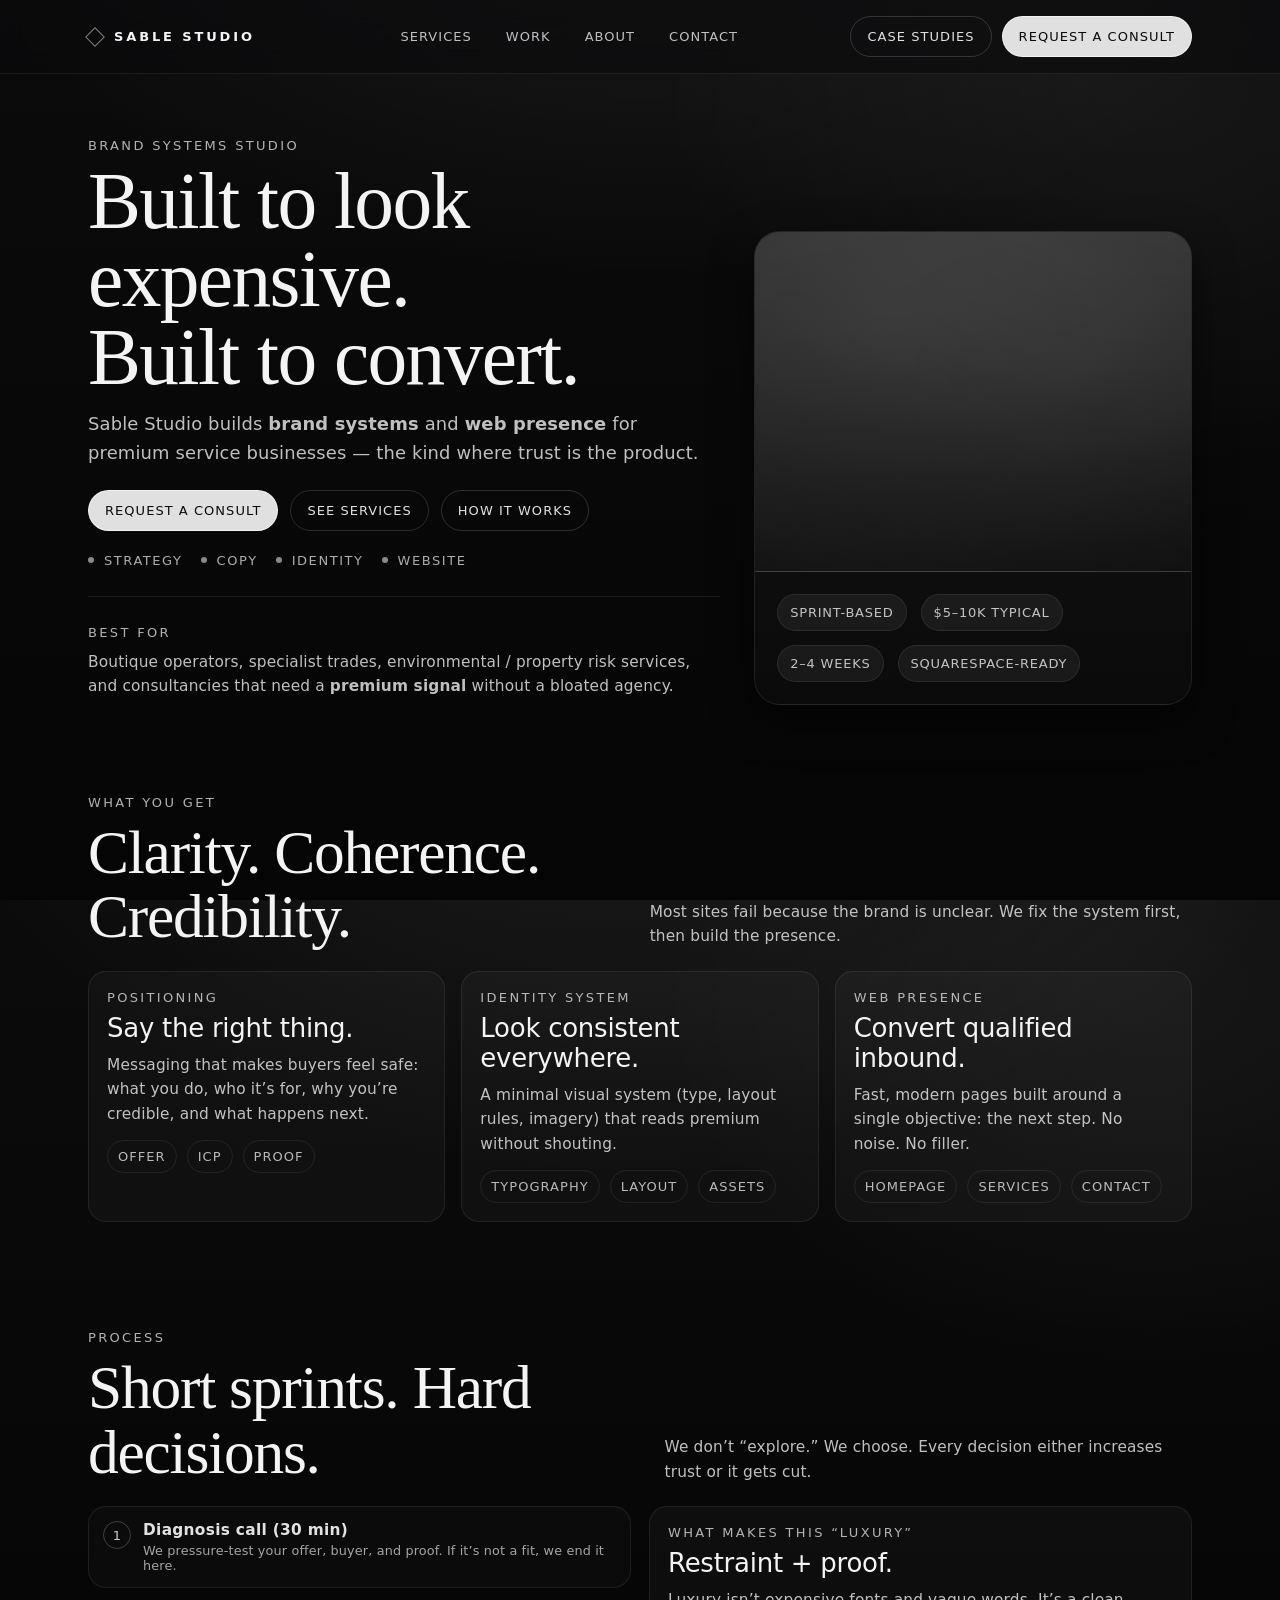
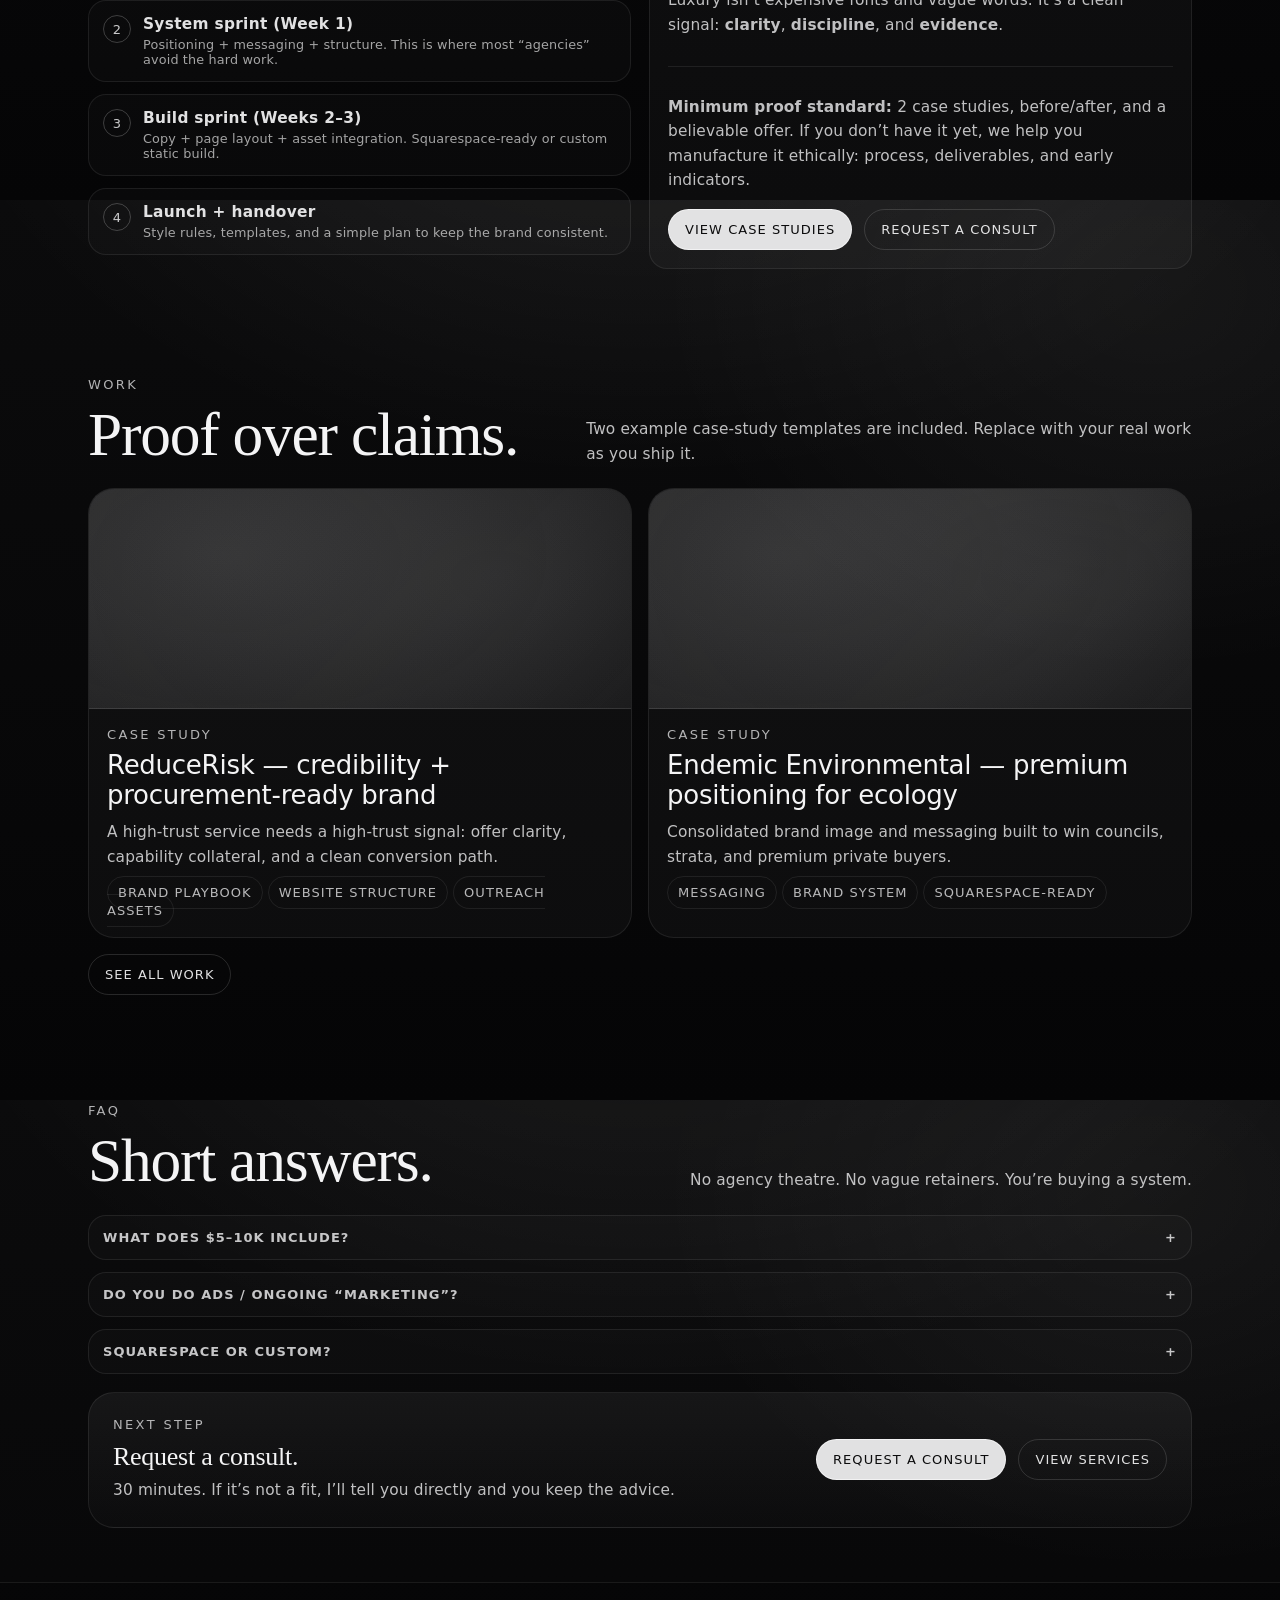
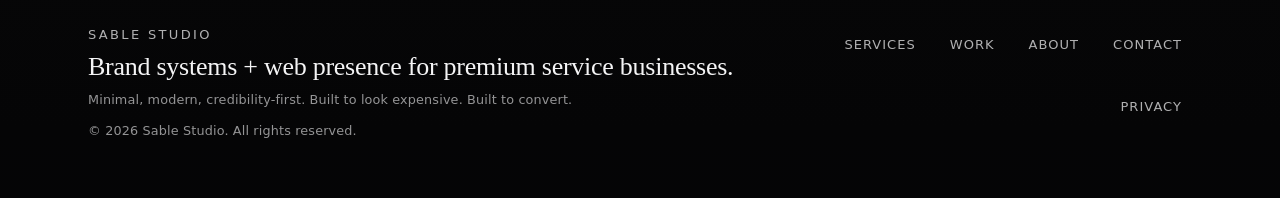
<file: index.html>
<!doctype html>
<html lang="en">
<head>
<title>Sable Studio — Brand systems + web presence</title>
<meta name="description" content="Sable Studio builds brand systems and websites for premium service businesses. Minimal, modern, credibility-first."/>
<meta charset="utf-8"/>
<meta name="viewport" content="width=device-width,initial-scale=1"/>
<meta name="theme-color" content="#0b0b0c"/>
<link rel="stylesheet" href="assets/styles.css"/>
<link rel="icon" href="assets/favicon.svg" type="image/svg+xml"/>

</head>
<body>
<div class="topbar">
  <div class="container">
    <div class="nav">
      <a class="brand" href="index.html" aria-label="Sable Studio home">
        <span class="brandmark" aria-hidden="true"></span>
        <span class="brandname">SABLE STUDIO</span>
      </a>

      <div class="navlinks" aria-label="Primary">
        <a href="services.html" data-nav="services">Services</a>
        <a href="work.html" data-nav="work">Work</a>
        <a href="about.html" data-nav="about">About</a>
        <a href="contact.html" data-nav="contact">Contact</a>
      </div>

      <div class="navcta">
        <a class="btn ghost" href="work.html" title="See proof">Case studies</a>
        <a class="btn primary" href="contact.html" title="Request a consult">Request a consult</a>
        <button class="btn burger" data-burger aria-label="Open menu" aria-expanded="false">Menu</button>
      </div>
    </div>

    <div data-mobile data-open="false" style="display:none; padding: 0 0 14px;">
      <div style="display:flex; flex-wrap:wrap; gap:10px;">
        <a class="btn" href="services.html" data-nav="services">Services</a>
        <a class="btn" href="work.html" data-nav="work">Work</a>
        <a class="btn" href="about.html" data-nav="about">About</a>
        <a class="btn" href="contact.html" data-nav="contact">Contact</a>
      </div>
    </div>
  </div>
</div>


<main>
  <section class="hero">
    <div class="container">
      <div class="heroGrid">
        <div class="heroCopy">
          <div class="kicker">Brand Systems Studio</div>
          <h1 style="margin-top:10px;">Built to look expensive.<br/>Built to convert.</h1>
          <p class="lede">Sable Studio builds <b>brand systems</b> and <b>web presence</b> for premium service businesses — the kind where trust is the product.</p>

          <div class="heroActions">
            <a class="btn primary" href="contact.html">Request a consult</a>
            <a class="btn" href="services.html">See services</a>
            <a class="btn ghost" href="#process">How it works</a>
          </div>

          <div class="proofRow" aria-label="Proof points">
            <span><i class="dot"></i> Strategy</span>
            <span><i class="dot"></i> Copy</span>
            <span><i class="dot"></i> Identity</span>
            <span><i class="dot"></i> Website</span>
          </div>

          <hr class="sep"/>

          <div class="kicker">Best for</div>
          <p style="margin-top:10px; max-width: 66ch;">
            Boutique operators, specialist trades, environmental / property risk services, and consultancies that need a <b>premium signal</b> without a bloated agency.
          </p>
        </div>

        <div class="heroCard">
          <div class="heroMedia" role="img" aria-label="Minimal editorial visual placeholder"></div>
          <div class="heroMeta">
            <div class="chip">Sprint-based</div>
            <div class="chip">$5–10k typical</div>
            <div class="chip">2–4 weeks</div>
            <div class="chip">Squarespace-ready</div>
          </div>
        </div>
      </div>
    </div>
  </section>

  <section class="section" aria-label="What we do">
    <div class="container">
      <div class="sectionHead">
        <div>
          <div class="kicker">What you get</div>
          <h2 style="margin-top:10px;">Clarity. Coherence. Credibility.</h2>
        </div>
        <p>Most sites fail because the brand is unclear. We fix the system first, then build the presence.</p>
      </div>

      <div class="grid3">
        <div class="card">
          <div class="kicker">Positioning</div>
          <h3 style="margin-top:8px;">Say the right thing.</h3>
          <p>Messaging that makes buyers feel safe: what you do, who it’s for, why you’re credible, and what happens next.</p>
          <div class="meta">
            <span class="pill">Offer</span><span class="pill">ICP</span><span class="pill">Proof</span>
          </div>
        </div>

        <div class="card">
          <div class="kicker">Identity System</div>
          <h3 style="margin-top:8px;">Look consistent everywhere.</h3>
          <p>A minimal visual system (type, layout rules, imagery) that reads premium without shouting.</p>
          <div class="meta">
            <span class="pill">Typography</span><span class="pill">Layout</span><span class="pill">Assets</span>
          </div>
        </div>

        <div class="card">
          <div class="kicker">Web Presence</div>
          <h3 style="margin-top:8px;">Convert qualified inbound.</h3>
          <p>Fast, modern pages built around a single objective: the next step. No noise. No filler.</p>
          <div class="meta">
            <span class="pill">Homepage</span><span class="pill">Services</span><span class="pill">Contact</span>
          </div>
        </div>
      </div>
    </div>
  </section>

  <section class="section" id="process" aria-label="Process">
    <div class="container">
      <div class="sectionHead">
        <div>
          <div class="kicker">Process</div>
          <h2 style="margin-top:10px;">Short sprints. Hard decisions.</h2>
        </div>
        <p>We don’t “explore.” We choose. Every decision either increases trust or it gets cut.</p>
      </div>

      <div class="split">
        <div class="list">
          <div class="li">
            <div class="num">1</div>
            <div class="txt">
              <b>Diagnosis call (30 min)</b>
              <small>We pressure-test your offer, buyer, and proof. If it’s not a fit, we end it here.</small>
            </div>
          </div>
          <div class="li">
            <div class="num">2</div>
            <div class="txt">
              <b>System sprint (Week 1)</b>
              <small>Positioning + messaging + structure. This is where most “agencies” avoid the hard work.</small>
            </div>
          </div>
          <div class="li">
            <div class="num">3</div>
            <div class="txt">
              <b>Build sprint (Weeks 2–3)</b>
              <small>Copy + page layout + asset integration. Squarespace-ready or custom static build.</small>
            </div>
          </div>
          <div class="li">
            <div class="num">4</div>
            <div class="txt">
              <b>Launch + handover</b>
              <small>Style rules, templates, and a simple plan to keep the brand consistent.</small>
            </div>
          </div>
        </div>

        <div class="card">
          <div class="kicker">What makes this “luxury”</div>
          <h3 style="margin-top:8px;">Restraint + proof.</h3>
          <p>Luxury isn’t expensive fonts and vague words. It’s a clean signal: <b>clarity</b>, <b>discipline</b>, and <b>evidence</b>.</p>
          <hr class="sep"/>
          <p><b>Minimum proof standard:</b> 2 case studies, before/after, and a believable offer. If you don’t have it yet, we help you manufacture it ethically: process, deliverables, and early indicators.</p>
          <div class="heroActions" style="margin-top:16px;">
            <a class="btn primary" href="work.html">View case studies</a>
            <a class="btn" href="contact.html">Request a consult</a>
          </div>
        </div>
      </div>
    </div>
  </section>

  <section class="section" aria-label="Selected work">
    <div class="container">
      <div class="sectionHead">
        <div>
          <div class="kicker">Work</div>
          <h2 style="margin-top:10px;">Proof over claims.</h2>
        </div>
        <p>Two example case-study templates are included. Replace with your real work as you ship it.</p>
      </div>

      <div class="workGrid">
        <a class="workCard" href="work/reducerisk.html">
          <div class="workThumb" aria-hidden="true"></div>
          <div class="workBody">
            <div class="kicker">Case study</div>
            <h3 style="margin-top:8px;">ReduceRisk — credibility + procurement-ready brand</h3>
            <p>A high-trust service needs a high-trust signal: offer clarity, capability collateral, and a clean conversion path.</p>
            <div class="meta">
              <span class="pill">Brand playbook</span>
              <span class="pill">Website structure</span>
              <span class="pill">Outreach assets</span>
            </div>
          </div>
        </a>

        <a class="workCard" href="work/endemic.html">
          <div class="workThumb" aria-hidden="true"></div>
          <div class="workBody">
            <div class="kicker">Case study</div>
            <h3 style="margin-top:8px;">Endemic Environmental — premium positioning for ecology</h3>
            <p>Consolidated brand image and messaging built to win councils, strata, and premium private buyers.</p>
            <div class="meta">
              <span class="pill">Messaging</span>
              <span class="pill">Brand system</span>
              <span class="pill">Squarespace-ready</span>
            </div>
          </div>
        </a>
      </div>

      <div style="margin-top:16px;">
        <a class="btn" href="work.html">See all work</a>
      </div>
    </div>
  </section>

  <section class="section" aria-label="FAQ">
    <div class="container">
      <div class="sectionHead">
        <div>
          <div class="kicker">FAQ</div>
          <h2 style="margin-top:10px;">Short answers.</h2>
        </div>
        <p>No agency theatre. No vague retainers. You’re buying a system.</p>
      </div>

      <div class="faq">
        <details>
          <summary><span>What does $5–10k include?</span><span>+</span></summary>
          <p>Typically: positioning + messaging, a minimal identity system, a rewritten homepage/services/about/contact, and a launch-ready structure (Squarespace-ready or custom static build).</p>
        </details>
        <details>
          <summary><span>Do you do ads / ongoing “marketing”?</span><span>+</span></summary>
          <p>Only after the system is coherent. If your offer is unclear, ads just amplify confusion. We can add landing pages, offers, and outbound assets once the brand reads premium.</p>
        </details>
        <details>
          <summary><span>Squarespace or custom?</span><span>+</span></summary>
          <p>Squarespace is fast and maintainable. Custom static (GitHub Pages) is faster and cleaner. The right choice depends on who maintains it and how often you publish.</p>
        </details>
      </div>

      <div style="margin-top:18px;" class="ctaBand">
        <div>
          <div class="kicker">Next step</div>
          <h3 style="margin-top:10px;">Request a consult.</h3>
          <p>30 minutes. If it’s not a fit, I’ll tell you directly and you keep the advice.</p>
        </div>
        <div style="display:flex; gap:12px; flex-wrap:wrap;">
          <a class="btn primary" href="contact.html">Request a consult</a>
          <a class="btn" href="services.html">View services</a>
        </div>
      </div>
    </div>
  </section>
</main>

<div class="footer">
  <div class="container">
    <div class="footerGrid">
      <div>
        <div class="kicker">SABLE STUDIO</div>
        <h3 style="margin-top:10px; font-family: var(--serif);">Brand systems + web presence for premium service businesses.</h3>
        <small>Minimal, modern, credibility-first. Built to look expensive. Built to convert.</small>
        <small style="margin-top:16px;">© <span id="y"></span> Sable Studio. All rights reserved.</small>
      </div>
      <div class="footerLinks">
        <a href="services.html">Services</a>
        <a href="work.html">Work</a>
        <a href="about.html">About</a>
        <a href="contact.html">Contact</a>
        <a href="privacy.html">Privacy</a>
      </div>
    </div>
  </div>
</div>
<script>
  document.getElementById('y').textContent = new Date().getFullYear();
</script>
<script src="assets/script.js" defer></script>

</body>
</html>
</file>
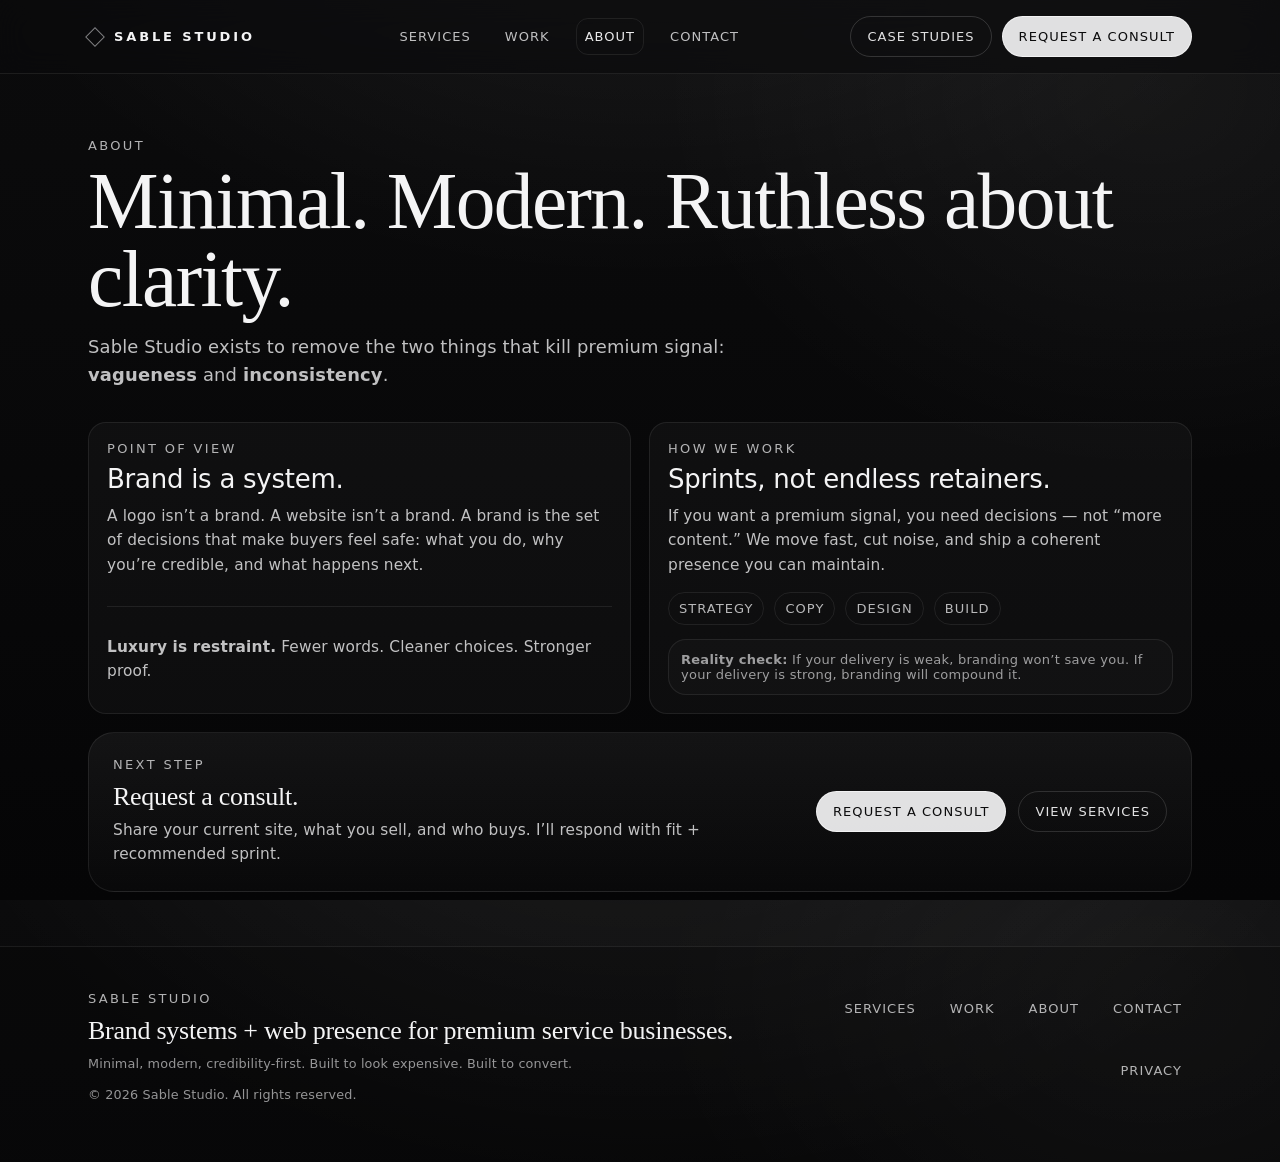
<file: about.html>
<!doctype html>
<html lang="en">
<head>
<title>About — Sable Studio</title>
<meta name="description" content="About Sable Studio."/>
<meta charset="utf-8"/>
<meta name="viewport" content="width=device-width,initial-scale=1"/>
<meta name="theme-color" content="#0b0b0c"/>
<link rel="stylesheet" href="assets/styles.css"/>
<link rel="icon" href="assets/favicon.svg" type="image/svg+xml"/>

</head>
<body>
<div class="topbar">
  <div class="container">
    <div class="nav">
      <a class="brand" href="index.html" aria-label="Sable Studio home">
        <span class="brandmark" aria-hidden="true"></span>
        <span class="brandname">SABLE STUDIO</span>
      </a>

      <div class="navlinks" aria-label="Primary">
        <a href="services.html" data-nav="services">Services</a>
        <a href="work.html" data-nav="work">Work</a>
        <a href="about.html" data-nav="about">About</a>
        <a href="contact.html" data-nav="contact">Contact</a>
      </div>

      <div class="navcta">
        <a class="btn ghost" href="work.html" title="See proof">Case studies</a>
        <a class="btn primary" href="contact.html" title="Request a consult">Request a consult</a>
        <button class="btn burger" data-burger aria-label="Open menu" aria-expanded="false">Menu</button>
      </div>
    </div>

    <div data-mobile data-open="false" style="display:none; padding: 0 0 14px;">
      <div style="display:flex; flex-wrap:wrap; gap:10px;">
        <a class="btn" href="services.html" data-nav="services">Services</a>
        <a class="btn" href="work.html" data-nav="work">Work</a>
        <a class="btn" href="about.html" data-nav="about">About</a>
        <a class="btn" href="contact.html" data-nav="contact">Contact</a>
      </div>
    </div>
  </div>
</div>

<main>
  <section class="hero" style="padding-bottom: 22px;">
    <div class="container">
      <div class="kicker">About</div>
      <h1 style="margin-top:10px;">Minimal. Modern. Ruthless about clarity.</h1>
      <p class="lede">Sable Studio exists to remove the two things that kill premium signal: <b>vagueness</b> and <b>inconsistency</b>.</p>
    </div>
  </section>

  <section class="section" style="padding-top: 10px;">
    <div class="container">
      <div class="split">
        <div class="card">
          <div class="kicker">Point of view</div>
          <h3 style="margin-top:8px;">Brand is a system.</h3>
          <p style="margin-top:10px;">A logo isn’t a brand. A website isn’t a brand. A brand is the set of decisions that make buyers feel safe: what you do, why you’re credible, and what happens next.</p>
          <hr class="sep"/>
          <p><b>Luxury is restraint.</b> Fewer words. Cleaner choices. Stronger proof.</p>
        </div>

        <div class="card">
          <div class="kicker">How we work</div>
          <h3 style="margin-top:8px;">Sprints, not endless retainers.</h3>
          <p style="margin-top:10px;">If you want a premium signal, you need decisions — not “more content.” We move fast, cut noise, and ship a coherent presence you can maintain.</p>
          <div class="meta" style="margin-top:14px;">
            <span class="pill">Strategy</span><span class="pill">Copy</span><span class="pill">Design</span><span class="pill">Build</span>
          </div>
          <div class="note" style="margin-top:14px;">
            <b>Reality check:</b> If your delivery is weak, branding won’t save you. If your delivery is strong, branding will compound it.
          </div>
        </div>
      </div>

      <div style="margin-top:18px;" class="ctaBand">
        <div>
          <div class="kicker">Next step</div>
          <h3 style="margin-top:10px;">Request a consult.</h3>
          <p>Share your current site, what you sell, and who buys. I’ll respond with fit + recommended sprint.</p>
        </div>
        <div style="display:flex; gap:12px; flex-wrap:wrap;">
          <a class="btn primary" href="contact.html">Request a consult</a>
          <a class="btn" href="services.html">View services</a>
        </div>
      </div>
    </div>
  </section>
</main>
<div class="footer">
  <div class="container">
    <div class="footerGrid">
      <div>
        <div class="kicker">SABLE STUDIO</div>
        <h3 style="margin-top:10px; font-family: var(--serif);">Brand systems + web presence for premium service businesses.</h3>
        <small>Minimal, modern, credibility-first. Built to look expensive. Built to convert.</small>
        <small style="margin-top:16px;">© <span id="y"></span> Sable Studio. All rights reserved.</small>
      </div>
      <div class="footerLinks">
        <a href="services.html">Services</a>
        <a href="work.html">Work</a>
        <a href="about.html">About</a>
        <a href="contact.html">Contact</a>
        <a href="privacy.html">Privacy</a>
      </div>
    </div>
  </div>
</div>
<script>
  document.getElementById('y').textContent = new Date().getFullYear();
</script>
<script src="assets/script.js" defer></script>

</body>
</html>
</file>
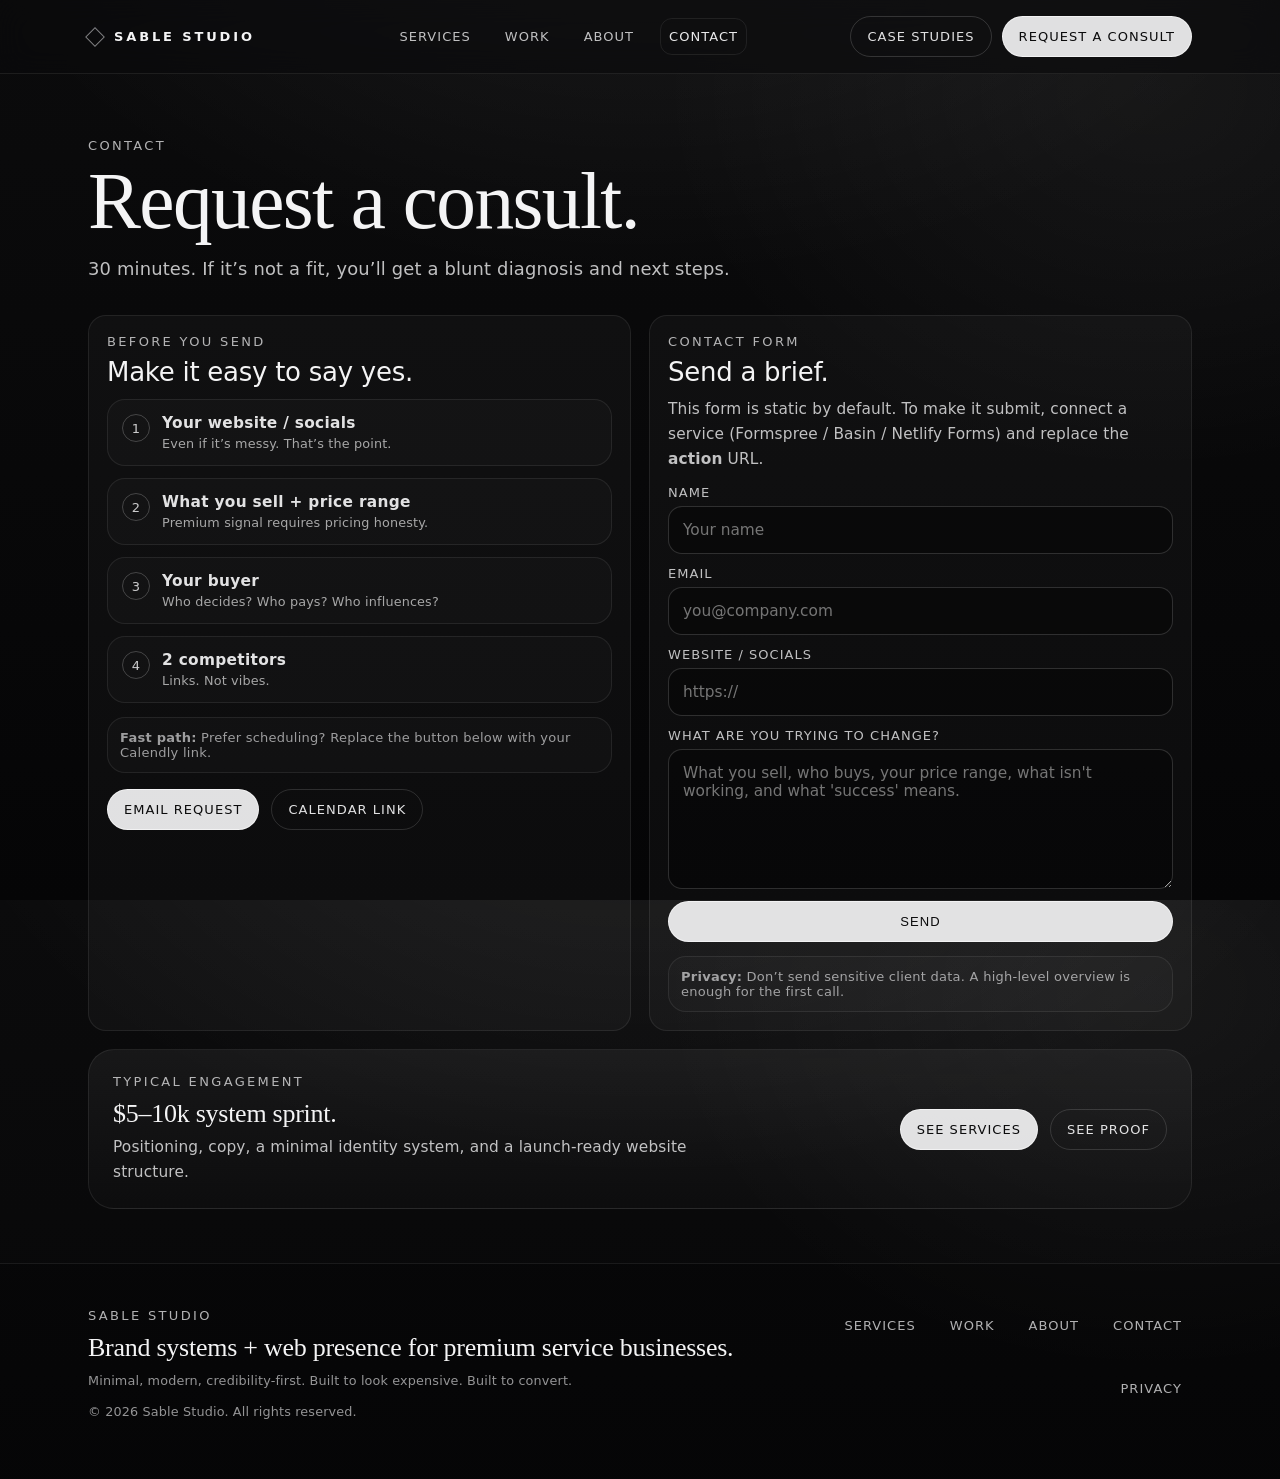
<file: contact.html>
<!doctype html>
<html lang="en">
<head>
<title>Contact — Sable Studio</title>
<meta name="description" content="Request a consult with Sable Studio."/>
<meta charset="utf-8"/>
<meta name="viewport" content="width=device-width,initial-scale=1"/>
<meta name="theme-color" content="#0b0b0c"/>
<link rel="stylesheet" href="assets/styles.css"/>
<link rel="icon" href="assets/favicon.svg" type="image/svg+xml"/>

</head>
<body>
<div class="topbar">
  <div class="container">
    <div class="nav">
      <a class="brand" href="index.html" aria-label="Sable Studio home">
        <span class="brandmark" aria-hidden="true"></span>
        <span class="brandname">SABLE STUDIO</span>
      </a>

      <div class="navlinks" aria-label="Primary">
        <a href="services.html" data-nav="services">Services</a>
        <a href="work.html" data-nav="work">Work</a>
        <a href="about.html" data-nav="about">About</a>
        <a href="contact.html" data-nav="contact">Contact</a>
      </div>

      <div class="navcta">
        <a class="btn ghost" href="work.html" title="See proof">Case studies</a>
        <a class="btn primary" href="contact.html" title="Request a consult">Request a consult</a>
        <button class="btn burger" data-burger aria-label="Open menu" aria-expanded="false">Menu</button>
      </div>
    </div>

    <div data-mobile data-open="false" style="display:none; padding: 0 0 14px;">
      <div style="display:flex; flex-wrap:wrap; gap:10px;">
        <a class="btn" href="services.html" data-nav="services">Services</a>
        <a class="btn" href="work.html" data-nav="work">Work</a>
        <a class="btn" href="about.html" data-nav="about">About</a>
        <a class="btn" href="contact.html" data-nav="contact">Contact</a>
      </div>
    </div>
  </div>
</div>

<main>
  <section class="hero" style="padding-bottom: 22px;">
    <div class="container">
      <div class="kicker">Contact</div>
      <h1 style="margin-top:10px;">Request a consult.</h1>
      <p class="lede">30 minutes. If it’s not a fit, you’ll get a blunt diagnosis and next steps.</p>
    </div>
  </section>

  <section class="section" style="padding-top: 10px;">
    <div class="container">
      <div class="split">
        <div class="card">
          <div class="kicker">Before you send</div>
          <h3 style="margin-top:8px;">Make it easy to say yes.</h3>
          <div class="list" style="margin-top:12px;">
            <div class="li"><div class="num">1</div><div class="txt"><b>Your website / socials</b><small>Even if it’s messy. That’s the point.</small></div></div>
            <div class="li"><div class="num">2</div><div class="txt"><b>What you sell + price range</b><small>Premium signal requires pricing honesty.</small></div></div>
            <div class="li"><div class="num">3</div><div class="txt"><b>Your buyer</b><small>Who decides? Who pays? Who influences?</small></div></div>
            <div class="li"><div class="num">4</div><div class="txt"><b>2 competitors</b><small>Links. Not vibes.</small></div></div>
          </div>
          <div class="note" style="margin-top:14px;">
            <b>Fast path:</b> Prefer scheduling? Replace the button below with your Calendly link.
          </div>
          <div class="heroActions" style="margin-top:16px;">
            <a class="btn primary" href="mailto:hello@sablestudio.example?subject=Sable%20Studio%20Consult%20Request">Email request</a>
            <a class="btn" href="#" title="Replace with your calendar link">Calendar link</a>
          </div>
        </div>

        <div class="card">
          <div class="kicker">Contact form</div>
          <h3 style="margin-top:8px;">Send a brief.</h3>
          <p style="margin-top:10px;">This form is static by default. To make it submit, connect a service (Formspree / Basin / Netlify Forms) and replace the <b>action</b> URL.</p>

          <form class="form" method="post" action="" onsubmit="return false;" style="margin-top:14px;">
            <div class="field">
              <label for="name">Name</label>
              <input id="name" name="name" placeholder="Your name"/>
            </div>
            <div class="field">
              <label for="email">Email</label>
              <input id="email" name="email" placeholder="you@company.com"/>
            </div>
            <div class="field">
              <label for="site">Website / socials</label>
              <input id="site" name="site" placeholder="https://"/>
            </div>
            <div class="field">
              <label for="msg">What are you trying to change?</label>
              <textarea id="msg" name="message" placeholder="What you sell, who buys, your price range, what isn't working, and what 'success' means."></textarea>
            </div>
            <button class="btn primary" type="button" onclick="alert('This demo form is not connected. Use the Email request button, or connect Formspree/Basin and set the form action URL.');">Send</button>
          </form>

          <div class="note" style="margin-top:14px;">
            <b>Privacy:</b> Don’t send sensitive client data. A high-level overview is enough for the first call.
          </div>
        </div>
      </div>

      <div style="margin-top:18px;" class="ctaBand">
        <div>
          <div class="kicker">Typical engagement</div>
          <h3 style="margin-top:10px;">$5–10k system sprint.</h3>
          <p>Positioning, copy, a minimal identity system, and a launch-ready website structure.</p>
        </div>
        <div style="display:flex; gap:12px; flex-wrap:wrap;">
          <a class="btn primary" href="services.html">See services</a>
          <a class="btn" href="work.html">See proof</a>
        </div>
      </div>
    </div>
  </section>
</main>
<div class="footer">
  <div class="container">
    <div class="footerGrid">
      <div>
        <div class="kicker">SABLE STUDIO</div>
        <h3 style="margin-top:10px; font-family: var(--serif);">Brand systems + web presence for premium service businesses.</h3>
        <small>Minimal, modern, credibility-first. Built to look expensive. Built to convert.</small>
        <small style="margin-top:16px;">© <span id="y"></span> Sable Studio. All rights reserved.</small>
      </div>
      <div class="footerLinks">
        <a href="services.html">Services</a>
        <a href="work.html">Work</a>
        <a href="about.html">About</a>
        <a href="contact.html">Contact</a>
        <a href="privacy.html">Privacy</a>
      </div>
    </div>
  </div>
</div>
<script>
  document.getElementById('y').textContent = new Date().getFullYear();
</script>
<script src="assets/script.js" defer></script>

</body>
</html>
</file>
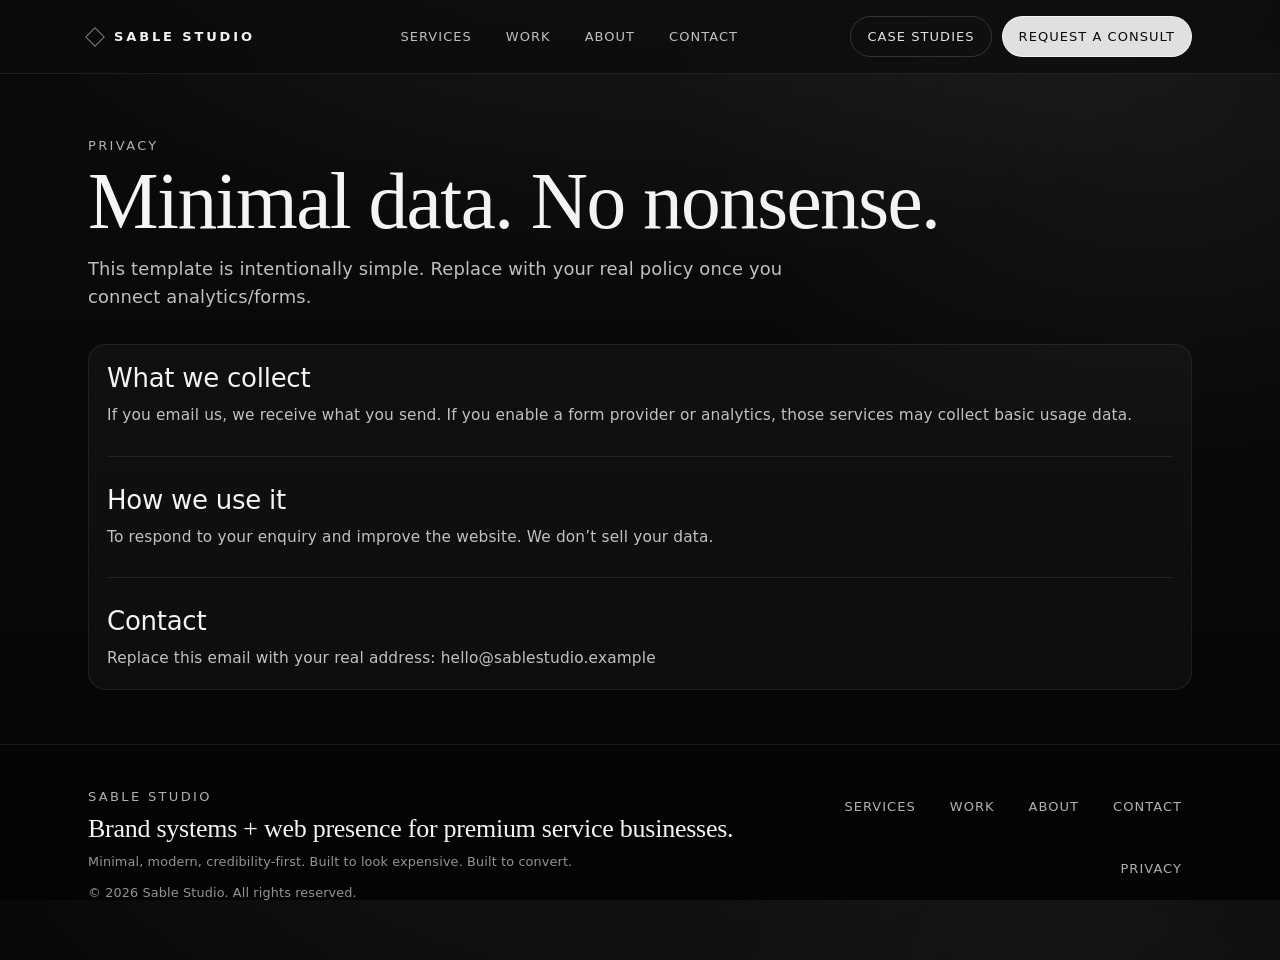
<file: privacy.html>
<!doctype html>
<html lang="en">
<head>
<title>Privacy — Sable Studio</title>
<meta name="description" content="Privacy policy."/>
<meta charset="utf-8"/>
<meta name="viewport" content="width=device-width,initial-scale=1"/>
<meta name="theme-color" content="#0b0b0c"/>
<link rel="stylesheet" href="assets/styles.css"/>
<link rel="icon" href="assets/favicon.svg" type="image/svg+xml"/>

</head>
<body>
<div class="topbar">
  <div class="container">
    <div class="nav">
      <a class="brand" href="index.html" aria-label="Sable Studio home">
        <span class="brandmark" aria-hidden="true"></span>
        <span class="brandname">SABLE STUDIO</span>
      </a>

      <div class="navlinks" aria-label="Primary">
        <a href="services.html" data-nav="services">Services</a>
        <a href="work.html" data-nav="work">Work</a>
        <a href="about.html" data-nav="about">About</a>
        <a href="contact.html" data-nav="contact">Contact</a>
      </div>

      <div class="navcta">
        <a class="btn ghost" href="work.html" title="See proof">Case studies</a>
        <a class="btn primary" href="contact.html" title="Request a consult">Request a consult</a>
        <button class="btn burger" data-burger aria-label="Open menu" aria-expanded="false">Menu</button>
      </div>
    </div>

    <div data-mobile data-open="false" style="display:none; padding: 0 0 14px;">
      <div style="display:flex; flex-wrap:wrap; gap:10px;">
        <a class="btn" href="services.html" data-nav="services">Services</a>
        <a class="btn" href="work.html" data-nav="work">Work</a>
        <a class="btn" href="about.html" data-nav="about">About</a>
        <a class="btn" href="contact.html" data-nav="contact">Contact</a>
      </div>
    </div>
  </div>
</div>

<main>
  <section class="hero" style="padding-bottom: 22px;">
    <div class="container">
      <div class="kicker">Privacy</div>
      <h1 style="margin-top:10px;">Minimal data. No nonsense.</h1>
      <p class="lede">This template is intentionally simple. Replace with your real policy once you connect analytics/forms.</p>
    </div>
  </section>

  <section class="section" style="padding-top: 10px;">
    <div class="container">
      <div class="card">
        <h3>What we collect</h3>
        <p style="margin-top:10px;">If you email us, we receive what you send. If you enable a form provider or analytics, those services may collect basic usage data.</p>
        <hr class="sep"/>
        <h3>How we use it</h3>
        <p style="margin-top:10px;">To respond to your enquiry and improve the website. We don’t sell your data.</p>
        <hr class="sep"/>
        <h3>Contact</h3>
        <p style="margin-top:10px;">Replace this email with your real address: <a href="mailto:hello@sablestudio.example">hello@sablestudio.example</a></p>
      </div>
    </div>
  </section>
</main>
<div class="footer">
  <div class="container">
    <div class="footerGrid">
      <div>
        <div class="kicker">SABLE STUDIO</div>
        <h3 style="margin-top:10px; font-family: var(--serif);">Brand systems + web presence for premium service businesses.</h3>
        <small>Minimal, modern, credibility-first. Built to look expensive. Built to convert.</small>
        <small style="margin-top:16px;">© <span id="y"></span> Sable Studio. All rights reserved.</small>
      </div>
      <div class="footerLinks">
        <a href="services.html">Services</a>
        <a href="work.html">Work</a>
        <a href="about.html">About</a>
        <a href="contact.html">Contact</a>
        <a href="privacy.html">Privacy</a>
      </div>
    </div>
  </div>
</div>
<script>
  document.getElementById('y').textContent = new Date().getFullYear();
</script>
<script src="assets/script.js" defer></script>

</body>
</html>
</file>
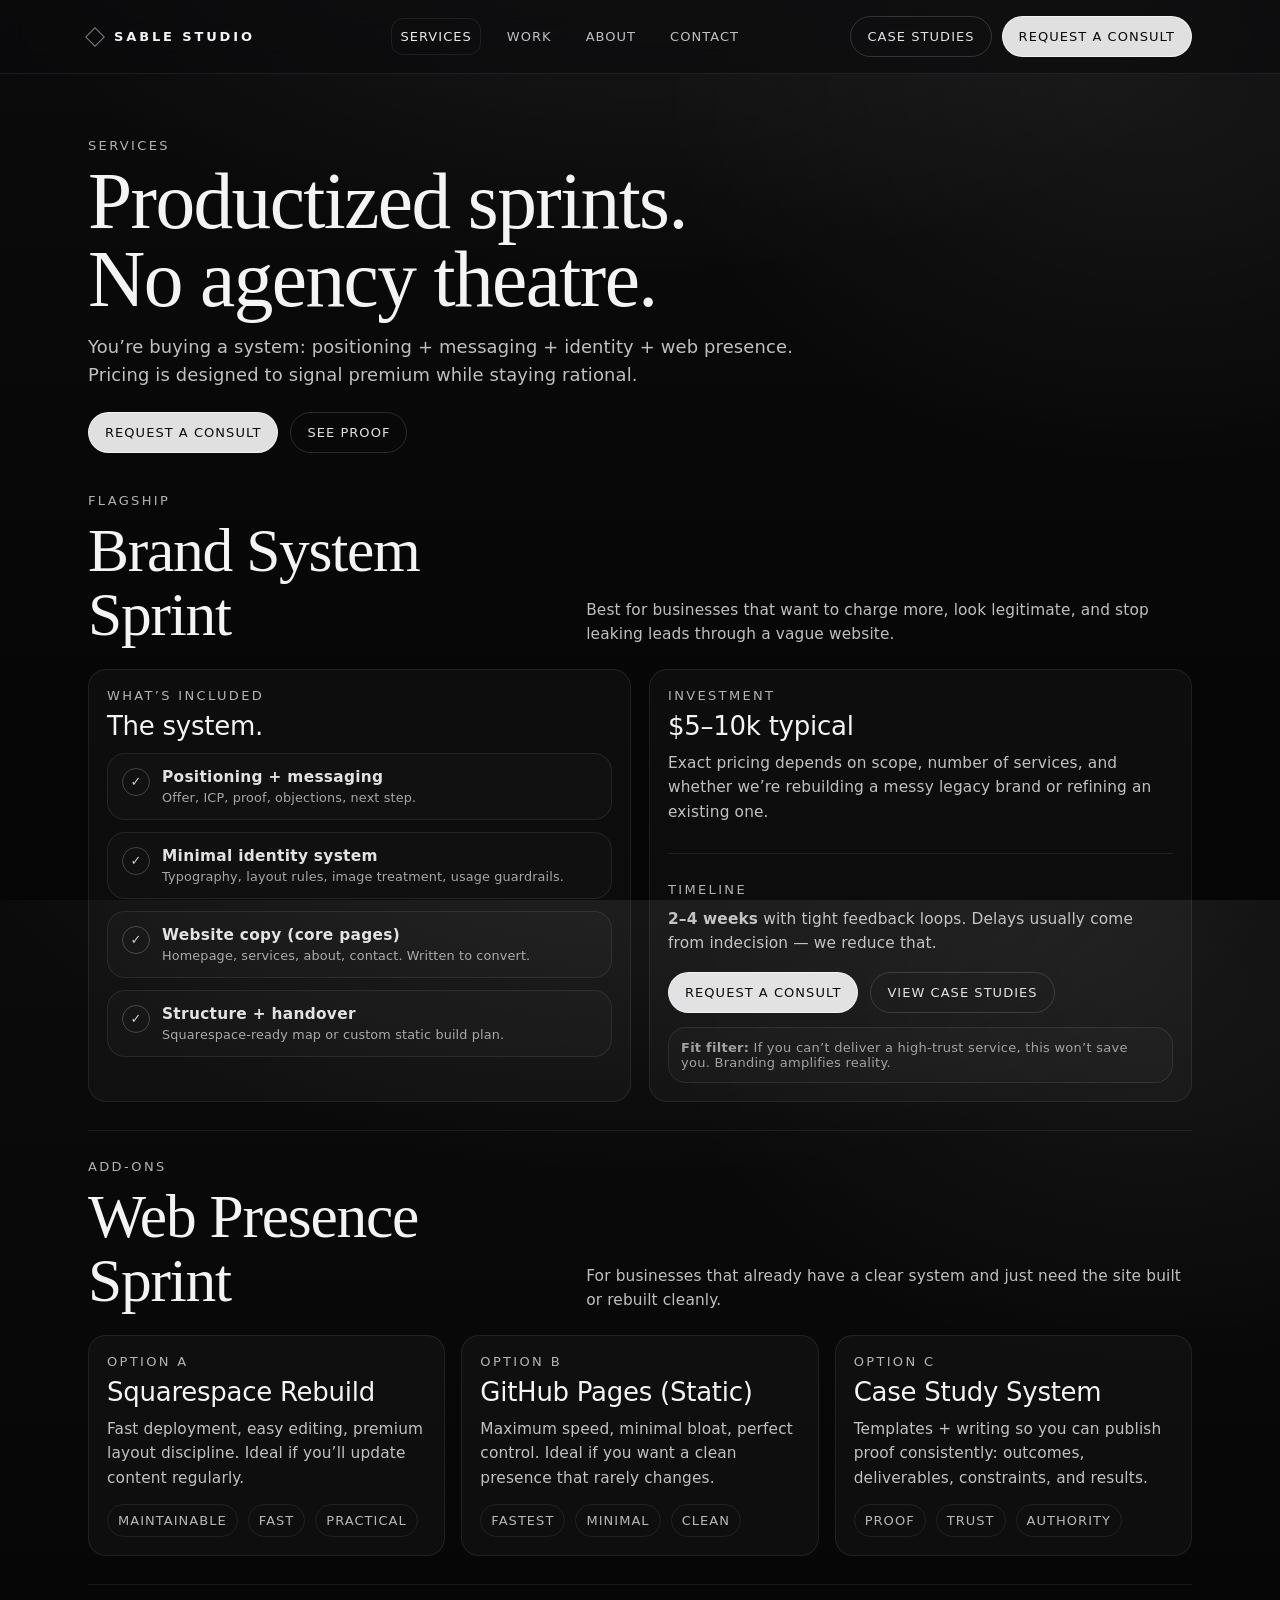
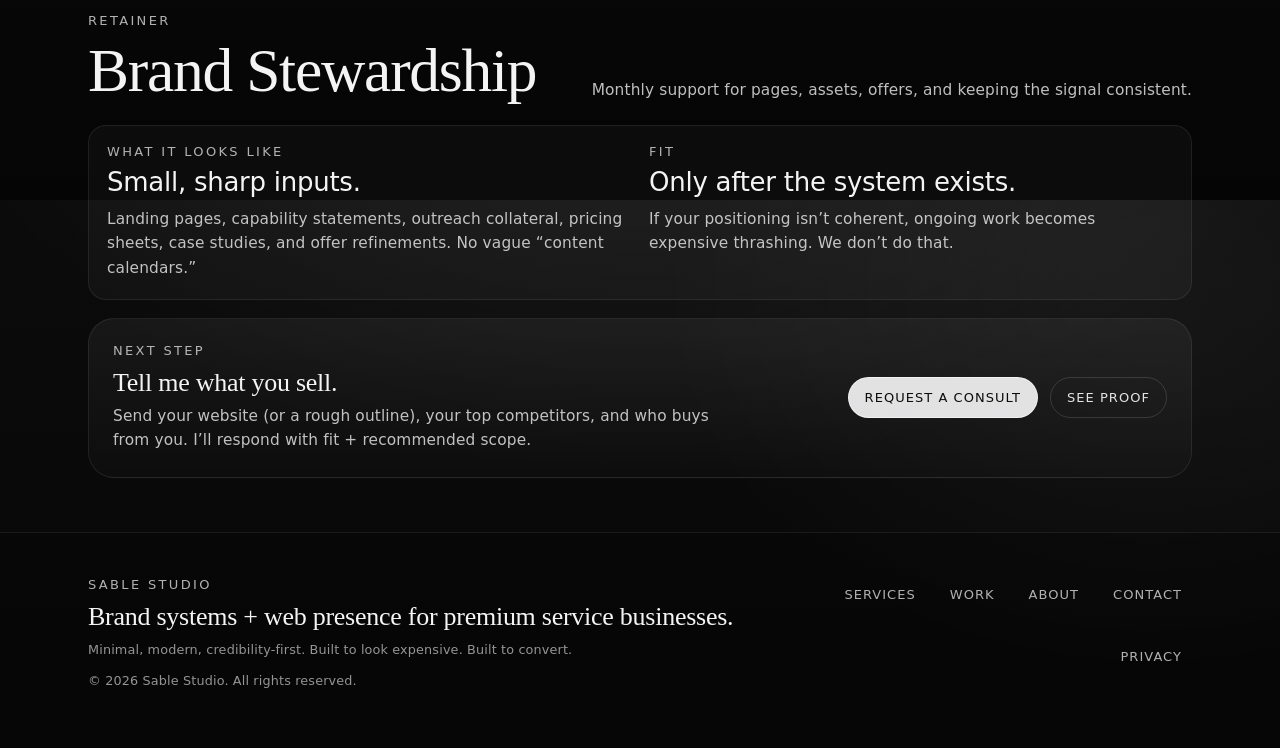
<file: services.html>
<!doctype html>
<html lang="en">
<head>
<title>Services — Sable Studio</title>
<meta name="description" content="Brand System Sprint, Website Presence Sprint, and monthly brand stewardship."/>
<meta charset="utf-8"/>
<meta name="viewport" content="width=device-width,initial-scale=1"/>
<meta name="theme-color" content="#0b0b0c"/>
<link rel="stylesheet" href="assets/styles.css"/>
<link rel="icon" href="assets/favicon.svg" type="image/svg+xml"/>

</head>
<body>
<div class="topbar">
  <div class="container">
    <div class="nav">
      <a class="brand" href="index.html" aria-label="Sable Studio home">
        <span class="brandmark" aria-hidden="true"></span>
        <span class="brandname">SABLE STUDIO</span>
      </a>

      <div class="navlinks" aria-label="Primary">
        <a href="services.html" data-nav="services">Services</a>
        <a href="work.html" data-nav="work">Work</a>
        <a href="about.html" data-nav="about">About</a>
        <a href="contact.html" data-nav="contact">Contact</a>
      </div>

      <div class="navcta">
        <a class="btn ghost" href="work.html" title="See proof">Case studies</a>
        <a class="btn primary" href="contact.html" title="Request a consult">Request a consult</a>
        <button class="btn burger" data-burger aria-label="Open menu" aria-expanded="false">Menu</button>
      </div>
    </div>

    <div data-mobile data-open="false" style="display:none; padding: 0 0 14px;">
      <div style="display:flex; flex-wrap:wrap; gap:10px;">
        <a class="btn" href="services.html" data-nav="services">Services</a>
        <a class="btn" href="work.html" data-nav="work">Work</a>
        <a class="btn" href="about.html" data-nav="about">About</a>
        <a class="btn" href="contact.html" data-nav="contact">Contact</a>
      </div>
    </div>
  </div>
</div>

<main>
  <section class="hero" style="padding-bottom: 24px;">
    <div class="container">
      <div class="kicker">Services</div>
      <h1 style="margin-top:10px;">Productized sprints.<br/>No agency theatre.</h1>
      <p class="lede">You’re buying a system: positioning + messaging + identity + web presence. Pricing is designed to signal premium while staying rational.</p>
      <div class="heroActions">
        <a class="btn primary" href="contact.html">Request a consult</a>
        <a class="btn" href="work.html">See proof</a>
      </div>
    </div>
  </section>

  <section class="section" style="padding-top: 16px;">
    <div class="container">
      <div class="sectionHead">
        <div>
          <div class="kicker">Flagship</div>
          <h2 style="margin-top:10px;">Brand System Sprint</h2>
        </div>
        <p>Best for businesses that want to charge more, look legitimate, and stop leaking leads through a vague website.</p>
      </div>

      <div class="split">
        <div class="card">
          <div class="kicker">What’s included</div>
          <h3 style="margin-top:8px;">The system.</h3>
          <div class="list" style="margin-top:12px;">
            <div class="li"><div class="num">✓</div><div class="txt"><b>Positioning + messaging</b><small>Offer, ICP, proof, objections, next step.</small></div></div>
            <div class="li"><div class="num">✓</div><div class="txt"><b>Minimal identity system</b><small>Typography, layout rules, image treatment, usage guardrails.</small></div></div>
            <div class="li"><div class="num">✓</div><div class="txt"><b>Website copy (core pages)</b><small>Homepage, services, about, contact. Written to convert.</small></div></div>
            <div class="li"><div class="num">✓</div><div class="txt"><b>Structure + handover</b><small>Squarespace-ready map or custom static build plan.</small></div></div>
          </div>
        </div>

        <div class="card">
          <div class="kicker">Investment</div>
          <h3 style="margin-top:8px;">$5–10k typical</h3>
          <p style="margin-top:10px;">Exact pricing depends on scope, number of services, and whether we’re rebuilding a messy legacy brand or refining an existing one.</p>
          <hr class="sep"/>
          <div class="kicker">Timeline</div>
          <p style="margin-top:10px;"><b>2–4 weeks</b> with tight feedback loops. Delays usually come from indecision — we reduce that.</p>
          <div class="heroActions" style="margin-top:16px;">
            <a class="btn primary" href="contact.html">Request a consult</a>
            <a class="btn" href="work.html">View case studies</a>
          </div>
          <div class="note" style="margin-top:14px;">
            <b>Fit filter:</b> If you can’t deliver a high-trust service, this won’t save you. Branding amplifies reality.
          </div>
        </div>
      </div>

      <hr class="sep"/>

      <div class="sectionHead">
        <div>
          <div class="kicker">Add-ons</div>
          <h2 style="margin-top:10px;">Web Presence Sprint</h2>
        </div>
        <p>For businesses that already have a clear system and just need the site built or rebuilt cleanly.</p>
      </div>

      <div class="grid3">
        <div class="card">
          <div class="kicker">Option A</div>
          <h3 style="margin-top:8px;">Squarespace Rebuild</h3>
          <p>Fast deployment, easy editing, premium layout discipline. Ideal if you’ll update content regularly.</p>
          <div class="meta">
            <span class="pill">Maintainable</span><span class="pill">Fast</span><span class="pill">Practical</span>
          </div>
        </div>
        <div class="card">
          <div class="kicker">Option B</div>
          <h3 style="margin-top:8px;">GitHub Pages (Static)</h3>
          <p>Maximum speed, minimal bloat, perfect control. Ideal if you want a clean presence that rarely changes.</p>
          <div class="meta">
            <span class="pill">Fastest</span><span class="pill">Minimal</span><span class="pill">Clean</span>
          </div>
        </div>
        <div class="card">
          <div class="kicker">Option C</div>
          <h3 style="margin-top:8px;">Case Study System</h3>
          <p>Templates + writing so you can publish proof consistently: outcomes, deliverables, constraints, and results.</p>
          <div class="meta">
            <span class="pill">Proof</span><span class="pill">Trust</span><span class="pill">Authority</span>
          </div>
        </div>
      </div>

      <hr class="sep"/>

      <div class="sectionHead">
        <div>
          <div class="kicker">Retainer</div>
          <h2 style="margin-top:10px;">Brand Stewardship</h2>
        </div>
        <p>Monthly support for pages, assets, offers, and keeping the signal consistent.</p>
      </div>

      <div class="card">
        <div class="split">
          <div>
            <div class="kicker">What it looks like</div>
            <h3 style="margin-top:8px;">Small, sharp inputs.</h3>
            <p style="margin-top:10px;">Landing pages, capability statements, outreach collateral, pricing sheets, case studies, and offer refinements. No vague “content calendars.”</p>
          </div>
          <div>
            <div class="kicker">Fit</div>
            <h3 style="margin-top:8px;">Only after the system exists.</h3>
            <p style="margin-top:10px;">If your positioning isn’t coherent, ongoing work becomes expensive thrashing. We don’t do that.</p>
          </div>
        </div>
      </div>

      <div style="margin-top:18px;" class="ctaBand">
        <div>
          <div class="kicker">Next step</div>
          <h3 style="margin-top:10px;">Tell me what you sell.</h3>
          <p>Send your website (or a rough outline), your top competitors, and who buys from you. I’ll respond with fit + recommended scope.</p>
        </div>
        <div style="display:flex; gap:12px; flex-wrap:wrap;">
          <a class="btn primary" href="contact.html">Request a consult</a>
          <a class="btn" href="work.html">See proof</a>
        </div>
      </div>
    </div>
  </section>
</main>
<div class="footer">
  <div class="container">
    <div class="footerGrid">
      <div>
        <div class="kicker">SABLE STUDIO</div>
        <h3 style="margin-top:10px; font-family: var(--serif);">Brand systems + web presence for premium service businesses.</h3>
        <small>Minimal, modern, credibility-first. Built to look expensive. Built to convert.</small>
        <small style="margin-top:16px;">© <span id="y"></span> Sable Studio. All rights reserved.</small>
      </div>
      <div class="footerLinks">
        <a href="services.html">Services</a>
        <a href="work.html">Work</a>
        <a href="about.html">About</a>
        <a href="contact.html">Contact</a>
        <a href="privacy.html">Privacy</a>
      </div>
    </div>
  </div>
</div>
<script>
  document.getElementById('y').textContent = new Date().getFullYear();
</script>
<script src="assets/script.js" defer></script>

</body>
</html>
</file>
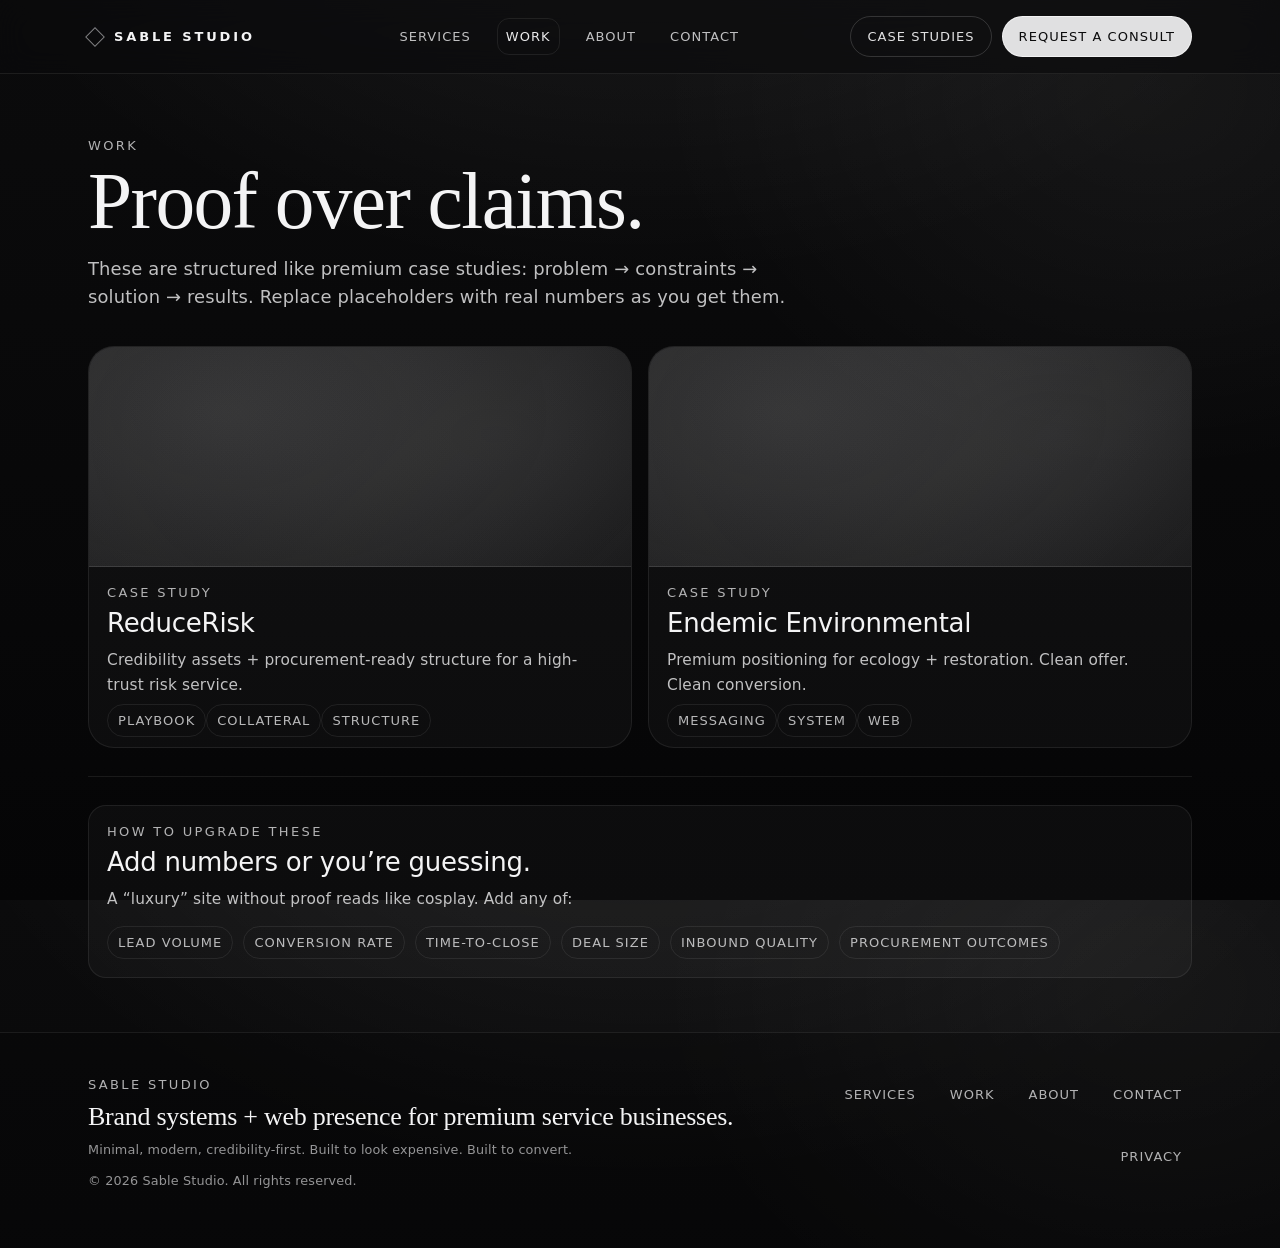
<file: work.html>
<!doctype html>
<html lang="en">
<head>
<title>Work — Sable Studio</title>
<meta name="description" content="Selected case studies and templates."/>
<meta charset="utf-8"/>
<meta name="viewport" content="width=device-width,initial-scale=1"/>
<meta name="theme-color" content="#0b0b0c"/>
<link rel="stylesheet" href="assets/styles.css"/>
<link rel="icon" href="assets/favicon.svg" type="image/svg+xml"/>

</head>
<body>
<div class="topbar">
  <div class="container">
    <div class="nav">
      <a class="brand" href="index.html" aria-label="Sable Studio home">
        <span class="brandmark" aria-hidden="true"></span>
        <span class="brandname">SABLE STUDIO</span>
      </a>

      <div class="navlinks" aria-label="Primary">
        <a href="services.html" data-nav="services">Services</a>
        <a href="work.html" data-nav="work">Work</a>
        <a href="about.html" data-nav="about">About</a>
        <a href="contact.html" data-nav="contact">Contact</a>
      </div>

      <div class="navcta">
        <a class="btn ghost" href="work.html" title="See proof">Case studies</a>
        <a class="btn primary" href="contact.html" title="Request a consult">Request a consult</a>
        <button class="btn burger" data-burger aria-label="Open menu" aria-expanded="false">Menu</button>
      </div>
    </div>

    <div data-mobile data-open="false" style="display:none; padding: 0 0 14px;">
      <div style="display:flex; flex-wrap:wrap; gap:10px;">
        <a class="btn" href="services.html" data-nav="services">Services</a>
        <a class="btn" href="work.html" data-nav="work">Work</a>
        <a class="btn" href="about.html" data-nav="about">About</a>
        <a class="btn" href="contact.html" data-nav="contact">Contact</a>
      </div>
    </div>
  </div>
</div>

<main>
  <section class="hero" style="padding-bottom: 24px;">
    <div class="container">
      <div class="kicker">Work</div>
      <h1 style="margin-top:10px;">Proof over claims.</h1>
      <p class="lede">These are structured like premium case studies: problem → constraints → solution → results. Replace placeholders with real numbers as you get them.</p>
    </div>
  </section>

  <section class="section" style="padding-top: 10px;">
    <div class="container">
      <div class="workGrid">
        <a class="workCard" href="work/reducerisk.html">
          <div class="workThumb" aria-hidden="true"></div>
          <div class="workBody">
            <div class="kicker">Case study</div>
            <h3 style="margin-top:8px;">ReduceRisk</h3>
            <p>Credibility assets + procurement-ready structure for a high-trust risk service.</p>
            <div class="meta">
              <span class="pill">Playbook</span><span class="pill">Collateral</span><span class="pill">Structure</span>
            </div>
          </div>
        </a>

        <a class="workCard" href="work/endemic.html">
          <div class="workThumb" aria-hidden="true"></div>
          <div class="workBody">
            <div class="kicker">Case study</div>
            <h3 style="margin-top:8px;">Endemic Environmental</h3>
            <p>Premium positioning for ecology + restoration. Clean offer. Clean conversion.</p>
            <div class="meta">
              <span class="pill">Messaging</span><span class="pill">System</span><span class="pill">Web</span>
            </div>
          </div>
        </a>
      </div>

      <hr class="sep"/>

      <div class="card">
        <div class="kicker">How to upgrade these</div>
        <h3 style="margin-top:8px;">Add numbers or you’re guessing.</h3>
        <p style="margin-top:10px;">A “luxury” site without proof reads like cosplay. Add any of:</p>
        <div class="meta">
          <span class="pill">Lead volume</span>
          <span class="pill">Conversion rate</span>
          <span class="pill">Time-to-close</span>
          <span class="pill">Deal size</span>
          <span class="pill">Inbound quality</span>
          <span class="pill">Procurement outcomes</span>
        </div>
      </div>
    </div>
  </section>
</main>
<div class="footer">
  <div class="container">
    <div class="footerGrid">
      <div>
        <div class="kicker">SABLE STUDIO</div>
        <h3 style="margin-top:10px; font-family: var(--serif);">Brand systems + web presence for premium service businesses.</h3>
        <small>Minimal, modern, credibility-first. Built to look expensive. Built to convert.</small>
        <small style="margin-top:16px;">© <span id="y"></span> Sable Studio. All rights reserved.</small>
      </div>
      <div class="footerLinks">
        <a href="services.html">Services</a>
        <a href="work.html">Work</a>
        <a href="about.html">About</a>
        <a href="contact.html">Contact</a>
        <a href="privacy.html">Privacy</a>
      </div>
    </div>
  </div>
</div>
<script>
  document.getElementById('y').textContent = new Date().getFullYear();
</script>
<script src="assets/script.js" defer></script>

</body>
</html>
</file>
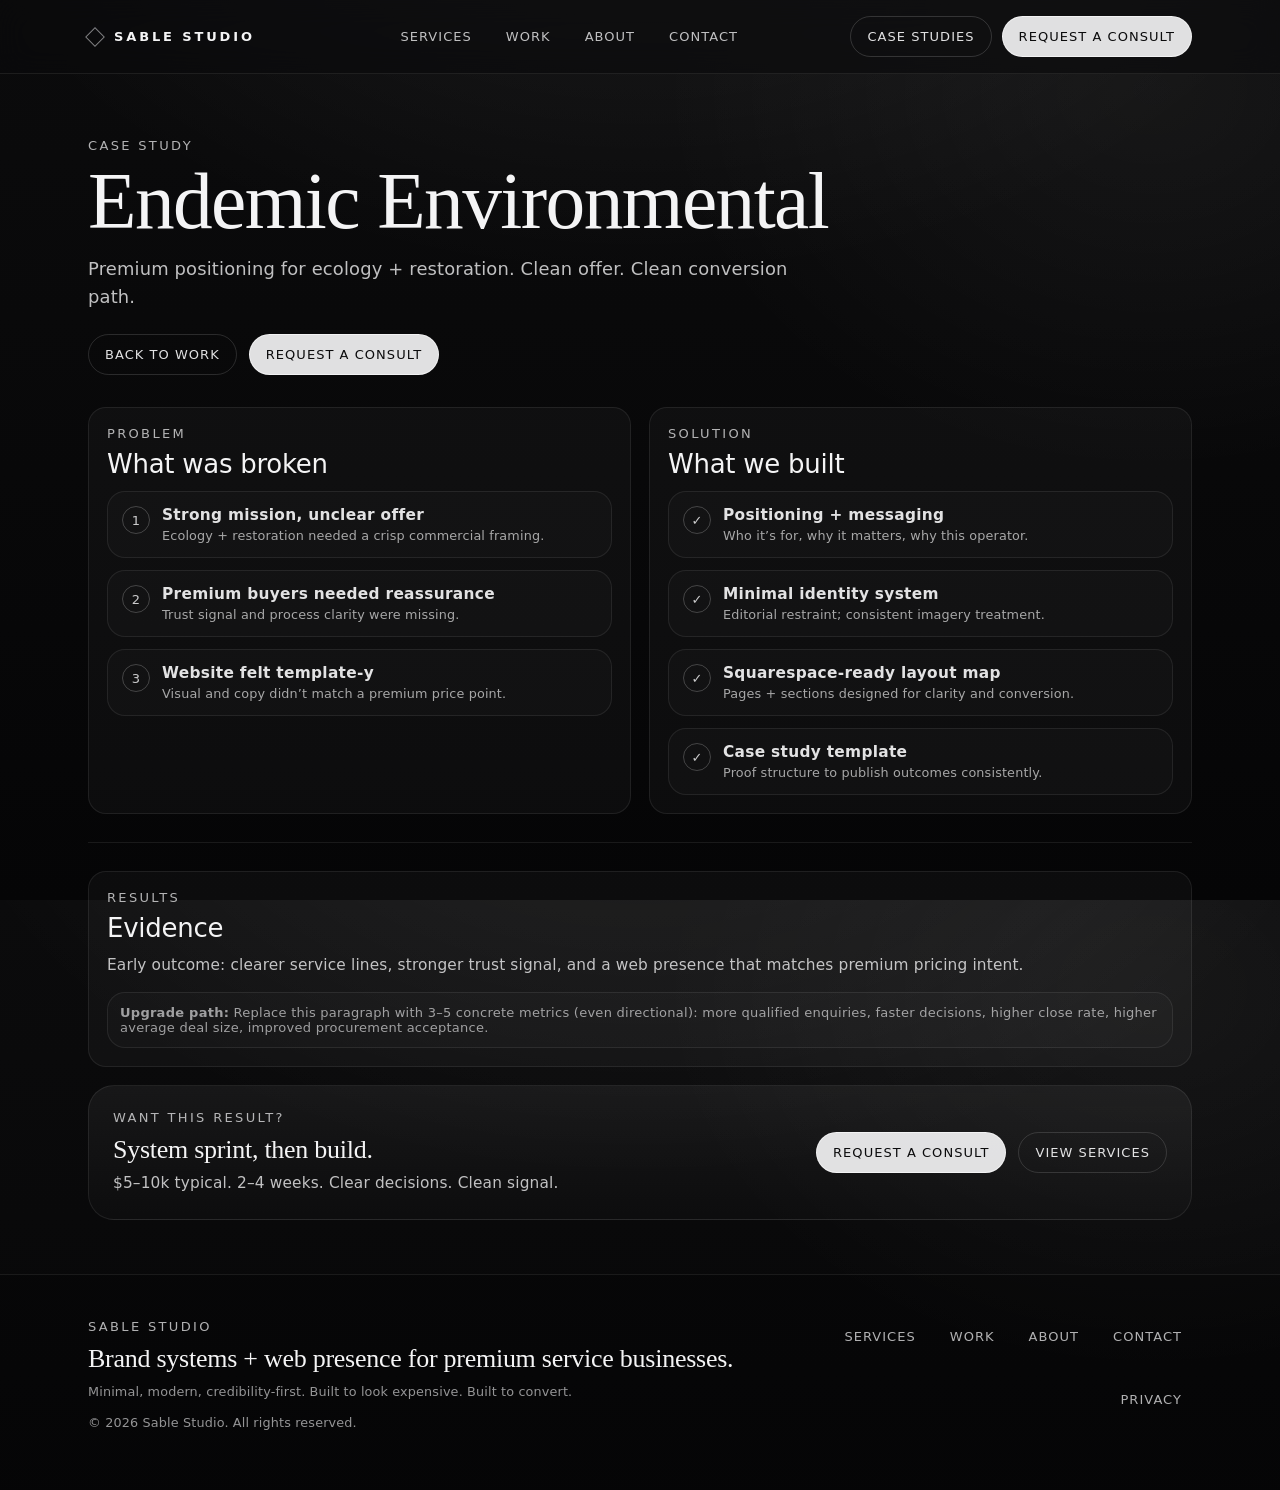
<file: work/endemic.html>
<!doctype html>
<html lang="en">
<head>
<title>Endemic Environmental — Work — Sable Studio</title>
<meta name="description" content="Premium positioning for ecology + restoration. Clean offer. Clean conversion path."/>
<meta charset="utf-8"/>
<meta name="viewport" content="width=device-width,initial-scale=1"/>
<meta name="theme-color" content="#0b0b0c"/>
<link rel="stylesheet" href="../assets/styles.css"/>
<link rel="icon" href="../assets/favicon.svg" type="image/svg+xml"/>

</head>
<body>
<div class="topbar">
  <div class="container">
    <div class="nav">
      <a class="brand" href="../index.html" aria-label="Sable Studio home">
        <span class="brandmark" aria-hidden="true"></span>
        <span class="brandname">SABLE STUDIO</span>
      </a>

      <div class="navlinks" aria-label="Primary">
        <a href="../services.html" data-nav="services">Services</a>
        <a href="../work.html" data-nav="work">Work</a>
        <a href="../about.html" data-nav="about">About</a>
        <a href="../contact.html" data-nav="contact">Contact</a>
      </div>

      <div class="navcta">
        <a class="btn ghost" href="../work.html" title="See proof">Case studies</a>
        <a class="btn primary" href="../contact.html" title="Request a consult">Request a consult</a>
        <button class="btn burger" data-burger aria-label="Open menu" aria-expanded="false">Menu</button>
      </div>
    </div>

    <div data-mobile data-open="false" style="display:none; padding: 0 0 14px;">
      <div style="display:flex; flex-wrap:wrap; gap:10px;">
        <a class="btn" href="../services.html" data-nav="services">Services</a>
        <a class="btn" href="../work.html" data-nav="work">Work</a>
        <a class="btn" href="../about.html" data-nav="about">About</a>
        <a class="btn" href="../contact.html" data-nav="contact">Contact</a>
      </div>
    </div>
  </div>
</div>

<main>
  <section class="hero" style="padding-bottom: 22px;">
    <div class="container">
      <div class="kicker">Case study</div>
      <h1 style="margin-top:10px;">Endemic Environmental</h1>
      <p class="lede">Premium positioning for ecology + restoration. Clean offer. Clean conversion path.</p>
      <div class="heroActions">
        <a class="btn" href="../work.html">Back to work</a>
        <a class="btn primary" href="../contact.html">Request a consult</a>
      </div>
    </div>
  </section>

  <section class="section" style="padding-top: 10px;">
    <div class="container">
      <div class="split">
        <div class="card">
          <div class="kicker">Problem</div>
          <h3 style="margin-top:8px;">What was broken</h3>
          <div class="list" style="margin-top:12px;">
            <div class="li"><div class="num">1</div><div class="txt"><b>Strong mission, unclear offer</b><small>Ecology + restoration needed a crisp commercial framing.</small></div></div>
<div class="li"><div class="num">2</div><div class="txt"><b>Premium buyers needed reassurance</b><small>Trust signal and process clarity were missing.</small></div></div>
<div class="li"><div class="num">3</div><div class="txt"><b>Website felt template-y</b><small>Visual and copy didn’t match a premium price point.</small></div></div>
          </div>
        </div>

        <div class="card">
          <div class="kicker">Solution</div>
          <h3 style="margin-top:8px;">What we built</h3>
          <div class="list" style="margin-top:12px;">
            <div class="li"><div class="num">✓</div><div class="txt"><b>Positioning + messaging</b><small>Who it’s for, why it matters, why this operator.</small></div></div>
<div class="li"><div class="num">✓</div><div class="txt"><b>Minimal identity system</b><small>Editorial restraint; consistent imagery treatment.</small></div></div>
<div class="li"><div class="num">✓</div><div class="txt"><b>Squarespace-ready layout map</b><small>Pages + sections designed for clarity and conversion.</small></div></div>
<div class="li"><div class="num">✓</div><div class="txt"><b>Case study template</b><small>Proof structure to publish outcomes consistently.</small></div></div>
          </div>
        </div>
      </div>

      <hr class="sep"/>

      <div class="card">
        <div class="kicker">Results</div>
        <h3 style="margin-top:8px;">Evidence</h3>
        <p style="margin-top:10px;">Early outcome: clearer service lines, stronger trust signal, and a web presence that matches premium pricing intent.</p>
        <div class="note" style="margin-top:14px;">
          <b>Upgrade path:</b> Replace this paragraph with 3–5 concrete metrics (even directional): more qualified enquiries, faster decisions, higher close rate, higher average deal size, improved procurement acceptance.
        </div>
      </div>

      <div style="margin-top:18px;" class="ctaBand">
        <div>
          <div class="kicker">Want this result?</div>
          <h3 style="margin-top:10px;">System sprint, then build.</h3>
          <p>$5–10k typical. 2–4 weeks. Clear decisions. Clean signal.</p>
        </div>
        <div style="display:flex; gap:12px; flex-wrap:wrap;">
          <a class="btn primary" href="../contact.html">Request a consult</a>
          <a class="btn" href="../services.html">View services</a>
        </div>
      </div>
    </div>
  </section>
</main>
<div class="footer">
  <div class="container">
    <div class="footerGrid">
      <div>
        <div class="kicker">SABLE STUDIO</div>
        <h3 style="margin-top:10px; font-family: var(--serif);">Brand systems + web presence for premium service businesses.</h3>
        <small>Minimal, modern, credibility-first. Built to look expensive. Built to convert.</small>
        <small style="margin-top:16px;">© <span id="y"></span> Sable Studio. All rights reserved.</small>
      </div>
      <div class="footerLinks">
        <a href="../services.html">Services</a>
        <a href="../work.html">Work</a>
        <a href="../about.html">About</a>
        <a href="../contact.html">Contact</a>
        <a href="../privacy.html">Privacy</a>
      </div>
    </div>
  </div>
</div>
<script>
  document.getElementById('y').textContent = new Date().getFullYear();
</script>
<script src="../assets/script.js" defer></script>

</body>
</html>
</file>
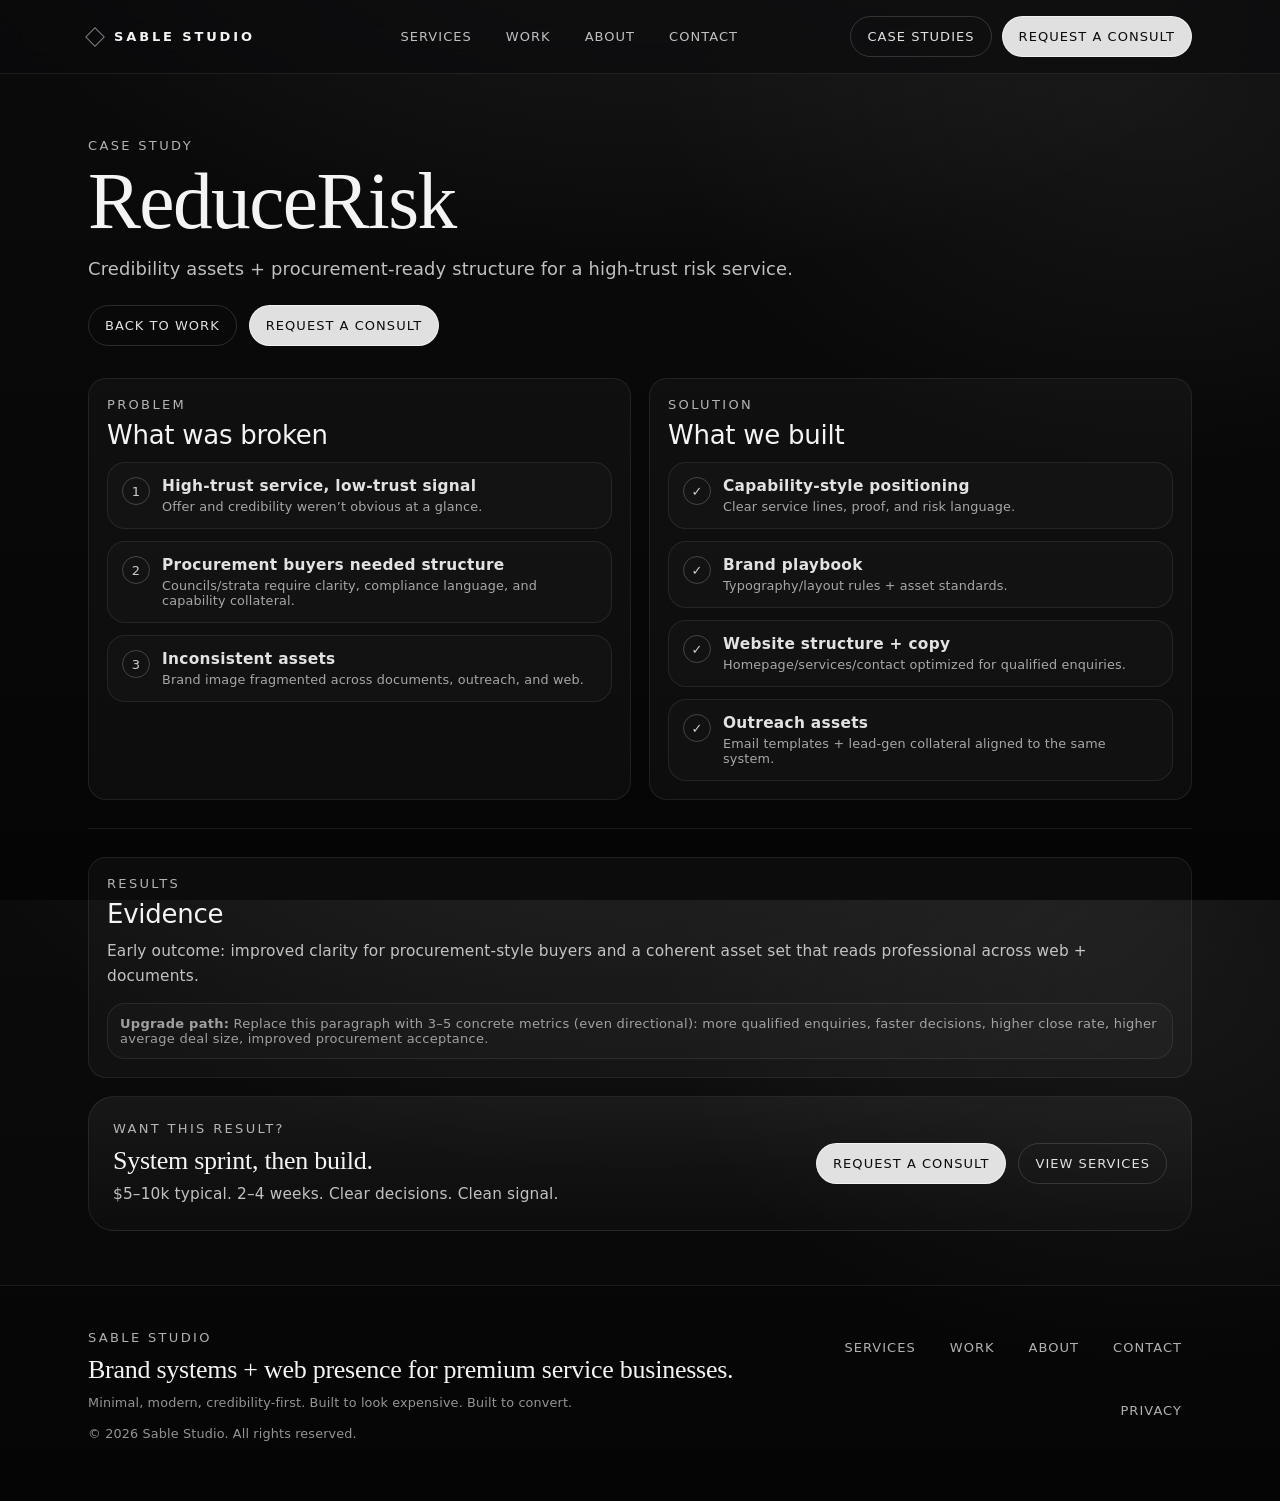
<file: work/reducerisk.html>
<!doctype html>
<html lang="en">
<head>
<title>ReduceRisk — Work — Sable Studio</title>
<meta name="description" content="Credibility assets + procurement-ready structure for a high-trust risk service."/>
<meta charset="utf-8"/>
<meta name="viewport" content="width=device-width,initial-scale=1"/>
<meta name="theme-color" content="#0b0b0c"/>
<link rel="stylesheet" href="../assets/styles.css"/>
<link rel="icon" href="../assets/favicon.svg" type="image/svg+xml"/>

</head>
<body>
<div class="topbar">
  <div class="container">
    <div class="nav">
      <a class="brand" href="../index.html" aria-label="Sable Studio home">
        <span class="brandmark" aria-hidden="true"></span>
        <span class="brandname">SABLE STUDIO</span>
      </a>

      <div class="navlinks" aria-label="Primary">
        <a href="../services.html" data-nav="services">Services</a>
        <a href="../work.html" data-nav="work">Work</a>
        <a href="../about.html" data-nav="about">About</a>
        <a href="../contact.html" data-nav="contact">Contact</a>
      </div>

      <div class="navcta">
        <a class="btn ghost" href="../work.html" title="See proof">Case studies</a>
        <a class="btn primary" href="../contact.html" title="Request a consult">Request a consult</a>
        <button class="btn burger" data-burger aria-label="Open menu" aria-expanded="false">Menu</button>
      </div>
    </div>

    <div data-mobile data-open="false" style="display:none; padding: 0 0 14px;">
      <div style="display:flex; flex-wrap:wrap; gap:10px;">
        <a class="btn" href="../services.html" data-nav="services">Services</a>
        <a class="btn" href="../work.html" data-nav="work">Work</a>
        <a class="btn" href="../about.html" data-nav="about">About</a>
        <a class="btn" href="../contact.html" data-nav="contact">Contact</a>
      </div>
    </div>
  </div>
</div>

<main>
  <section class="hero" style="padding-bottom: 22px;">
    <div class="container">
      <div class="kicker">Case study</div>
      <h1 style="margin-top:10px;">ReduceRisk</h1>
      <p class="lede">Credibility assets + procurement-ready structure for a high-trust risk service.</p>
      <div class="heroActions">
        <a class="btn" href="../work.html">Back to work</a>
        <a class="btn primary" href="../contact.html">Request a consult</a>
      </div>
    </div>
  </section>

  <section class="section" style="padding-top: 10px;">
    <div class="container">
      <div class="split">
        <div class="card">
          <div class="kicker">Problem</div>
          <h3 style="margin-top:8px;">What was broken</h3>
          <div class="list" style="margin-top:12px;">
            <div class="li"><div class="num">1</div><div class="txt"><b>High-trust service, low-trust signal</b><small>Offer and credibility weren’t obvious at a glance.</small></div></div>
<div class="li"><div class="num">2</div><div class="txt"><b>Procurement buyers needed structure</b><small>Councils/strata require clarity, compliance language, and capability collateral.</small></div></div>
<div class="li"><div class="num">3</div><div class="txt"><b>Inconsistent assets</b><small>Brand image fragmented across documents, outreach, and web.</small></div></div>
          </div>
        </div>

        <div class="card">
          <div class="kicker">Solution</div>
          <h3 style="margin-top:8px;">What we built</h3>
          <div class="list" style="margin-top:12px;">
            <div class="li"><div class="num">✓</div><div class="txt"><b>Capability-style positioning</b><small>Clear service lines, proof, and risk language.</small></div></div>
<div class="li"><div class="num">✓</div><div class="txt"><b>Brand playbook</b><small>Typography/layout rules + asset standards.</small></div></div>
<div class="li"><div class="num">✓</div><div class="txt"><b>Website structure + copy</b><small>Homepage/services/contact optimized for qualified enquiries.</small></div></div>
<div class="li"><div class="num">✓</div><div class="txt"><b>Outreach assets</b><small>Email templates + lead-gen collateral aligned to the same system.</small></div></div>
          </div>
        </div>
      </div>

      <hr class="sep"/>

      <div class="card">
        <div class="kicker">Results</div>
        <h3 style="margin-top:8px;">Evidence</h3>
        <p style="margin-top:10px;">Early outcome: improved clarity for procurement-style buyers and a coherent asset set that reads professional across web + documents.</p>
        <div class="note" style="margin-top:14px;">
          <b>Upgrade path:</b> Replace this paragraph with 3–5 concrete metrics (even directional): more qualified enquiries, faster decisions, higher close rate, higher average deal size, improved procurement acceptance.
        </div>
      </div>

      <div style="margin-top:18px;" class="ctaBand">
        <div>
          <div class="kicker">Want this result?</div>
          <h3 style="margin-top:10px;">System sprint, then build.</h3>
          <p>$5–10k typical. 2–4 weeks. Clear decisions. Clean signal.</p>
        </div>
        <div style="display:flex; gap:12px; flex-wrap:wrap;">
          <a class="btn primary" href="../contact.html">Request a consult</a>
          <a class="btn" href="../services.html">View services</a>
        </div>
      </div>
    </div>
  </section>
</main>
<div class="footer">
  <div class="container">
    <div class="footerGrid">
      <div>
        <div class="kicker">SABLE STUDIO</div>
        <h3 style="margin-top:10px; font-family: var(--serif);">Brand systems + web presence for premium service businesses.</h3>
        <small>Minimal, modern, credibility-first. Built to look expensive. Built to convert.</small>
        <small style="margin-top:16px;">© <span id="y"></span> Sable Studio. All rights reserved.</small>
      </div>
      <div class="footerLinks">
        <a href="../services.html">Services</a>
        <a href="../work.html">Work</a>
        <a href="../about.html">About</a>
        <a href="../contact.html">Contact</a>
        <a href="../privacy.html">Privacy</a>
      </div>
    </div>
  </div>
</div>
<script>
  document.getElementById('y').textContent = new Date().getFullYear();
</script>
<script src="../assets/script.js" defer></script>

</body>
</html>
</file>
<file: assets/styles.css>
/* SABLE STUDIO — Stark luxury minimal (GitHub Pages) */
:root{
  --bg:#0b0b0c;
  --bg2:#0f0f11;
  --fg:#f4f4f5;
  --muted:#b7b7bb;
  --muted2:#8b8b90;
  --line:rgba(244,244,245,.14);
  --line2:rgba(244,244,245,.08);
  --chip:rgba(244,244,245,.06);
  --shadow: 0 16px 40px rgba(0,0,0,.55);
  --radius: 18px;
  --radius2: 26px;
  --max: 1160px;
  --pad: 28px;
  --pad2: 20px;
  --fs0: clamp(12px, 1.1vw, 13px);
  --fs1: clamp(14px, 1.2vw, 16px);
  --fs2: clamp(16px, 1.4vw, 18px);
  --fs3: clamp(20px, 2.1vw, 26px);
  --fs4: clamp(34px, 4.8vw, 64px);
  --fs5: clamp(46px, 6.2vw, 82px);
  --ls: 0.18em;
  --ls2: 0.08em;
  --sans: ui-sans-serif, system-ui, -apple-system, Segoe UI, Roboto, Helvetica, Arial, "Apple Color Emoji","Segoe UI Emoji";
  --serif: ui-serif, "Iowan Old Style", "Palatino Linotype", Palatino, Georgia, serif;
}

*{box-sizing:border-box}
html,body{height:100%}
body{
  margin:0;
  background: radial-gradient(1200px 800px at 50% -200px, rgba(255,255,255,.08), transparent 60%),
              radial-gradient(900px 700px at 90% 10%, rgba(255,255,255,.05), transparent 55%),
              linear-gradient(180deg, var(--bg), #070708 70%, #050506);
  color:var(--fg);
  font-family:var(--sans);
  font-size:var(--fs1);
  letter-spacing:.01em;
  -webkit-font-smoothing:antialiased;
  -moz-osx-font-smoothing:grayscale;
}

a{color:inherit; text-decoration:none}
a:focus-visible, button:focus-visible, input:focus-visible, textarea:focus-visible{
  outline:2px solid rgba(244,244,245,.65);
  outline-offset:2px;
  border-radius:10px;
}

.container{
  max-width:var(--max);
  margin:0 auto;
  padding:0 var(--pad);
}

.topbar{
  position:sticky;
  top:0;
  z-index:50;
  backdrop-filter: blur(14px);
  background: rgba(11,11,12,.62);
  border-bottom: 1px solid var(--line2);
}

.nav{
  display:flex;
  align-items:center;
  justify-content:space-between;
  gap:14px;
  padding:16px 0;
}
.brand{
  display:flex;
  align-items:center;
  gap:12px;
  min-width: 200px;
}
.brandmark{
  width:14px;height:14px;border:1px solid rgba(244,244,245,.5);
  transform: rotate(45deg);
}
.brandname{
  font-weight:600;
  letter-spacing: .22em;
  text-transform: uppercase;
  font-size: var(--fs0);
}
.navlinks{
  display:flex;
  align-items:center;
  justify-content:center;
  gap:18px;
  flex:1;
}
.navlinks a{
  font-size: var(--fs0);
  text-transform: uppercase;
  letter-spacing: var(--ls2);
  color: rgba(244,244,245,.78);
  padding:10px 8px;
  border-radius:12px;
}
.navlinks a:hover{background: rgba(244,244,245,.06); color: rgba(244,244,245,.96)}
.navlinks a.active{color: rgba(244,244,245,.96); border:1px solid var(--line2)}
.navcta{
  display:flex; align-items:center; gap:10px;
  min-width:200px;
  justify-content:flex-end;
}
.btn{
  display:inline-flex;
  align-items:center;
  justify-content:center;
  gap:10px;
  border-radius: 999px;
  padding: 12px 16px;
  font-size: var(--fs0);
  text-transform: uppercase;
  letter-spacing: var(--ls2);
  border: 1px solid var(--line);
  background: transparent;
  color: rgba(244,244,245,.92);
  cursor:pointer;
  transition: transform .15s ease, background .15s ease, border-color .15s ease;
}
.btn:hover{background: rgba(244,244,245,.06); transform: translateY(-1px); border-color: rgba(244,244,245,.24)}
.btn.primary{
  background: rgba(244,244,245,.92);
  color: #0b0b0c;
  border-color: rgba(244,244,245,.92);
}
.btn.primary:hover{background: rgba(244,244,245,1); border-color: rgba(244,244,245,1)}
.btn.ghost{border-color: rgba(244,244,245,.16)}
.kicker{
  font-size: var(--fs0);
  letter-spacing: var(--ls);
  text-transform: uppercase;
  color: rgba(244,244,245,.72);
}
h1,h2,h3{margin:0; font-weight: 500}
h1{
  font-family: var(--serif);
  font-size: var(--fs5);
  letter-spacing: -0.02em;
  line-height: 0.98;
}
h2{
  font-family: var(--serif);
  font-size: var(--fs4);
  letter-spacing: -0.02em;
  line-height: 1.05;
}
h3{
  font-size: var(--fs3);
  letter-spacing: -0.01em;
}
p{margin:0; color: rgba(244,244,245,.78); line-height:1.6}
small{color: rgba(244,244,245,.66)}
hr.sep{
  border:0;
  border-top:1px solid var(--line2);
  margin: 28px 0;
}

.hero{
  padding: 64px 0 36px;
}
.heroGrid{
  display:grid;
  grid-template-columns: 1.3fr .9fr;
  gap: 34px;
  align-items: end;
}
.heroCard{
  border: 1px solid var(--line2);
  border-radius: var(--radius2);
  background: linear-gradient(180deg, rgba(244,244,245,.06), rgba(244,244,245,.02));
  box-shadow: var(--shadow);
  overflow:hidden;
}
.heroMedia{
  height: 340px;
  background:
    radial-gradient(1200px 560px at 30% 30%, rgba(244,244,245,.11), transparent 58%),
    radial-gradient(900px 520px at 75% 40%, rgba(244,244,245,.07), transparent 60%),
    linear-gradient(135deg, rgba(244,244,245,.06), rgba(244,244,245,.01));
  border-bottom: 1px solid var(--line2);
  position:relative;
}
.heroMedia:after{
  content:"";
  position:absolute; inset:0;
  background: linear-gradient(180deg, transparent, rgba(0,0,0,.35));
}
.heroMeta{
  padding: 22px;
  display:flex;
  gap: 14px;
  flex-wrap:wrap;
}
.chip{
  border: 1px solid var(--line2);
  background: var(--chip);
  padding: 10px 12px;
  border-radius: 999px;
  font-size: var(--fs0);
  letter-spacing: .06em;
  text-transform: uppercase;
  color: rgba(244,244,245,.78);
}

.heroCopy{
  padding-bottom: 6px;
}
.lede{
  margin-top: 14px;
  font-size: var(--fs2);
  color: rgba(244,244,245,.78);
  max-width: 62ch;
}
.heroActions{
  margin-top: 22px;
  display:flex;
  gap: 12px;
  flex-wrap:wrap;
  align-items:center;
}
.proofRow{
  margin-top: 22px;
  display:flex;
  gap: 18px;
  flex-wrap:wrap;
  color: rgba(244,244,245,.70);
  font-size: var(--fs0);
  text-transform: uppercase;
  letter-spacing: .12em;
}
.proofRow span{
  display:inline-flex;
  gap:10px;
  align-items:center;
}
.dot{
  width:6px;height:6px;border-radius:999px;background: rgba(244,244,245,.55);
  display:inline-block;
}

.section{
  padding: 54px 0;
}
.sectionHead{
  display:flex;
  align-items:flex-end;
  justify-content:space-between;
  gap: 18px;
  margin-bottom: 22px;
}
.sectionHead p{max-width: 62ch}

.grid3{
  display:grid;
  grid-template-columns: repeat(3, 1fr);
  gap: 16px;
}
.card{
  border: 1px solid var(--line2);
  border-radius: var(--radius);
  background: rgba(244,244,245,.03);
  padding: 18px;
}
.card p{margin-top:10px}
.card .meta{
  display:flex; gap:10px; flex-wrap:wrap; margin-top:14px;
}
.meta .pill{
  font-size: var(--fs0);
  letter-spacing: .08em;
  text-transform: uppercase;
  border:1px solid var(--line2);
  border-radius: 999px;
  padding: 8px 10px;
  color: rgba(244,244,245,.74);
}

.split{
  display:grid;
  grid-template-columns: 1fr 1fr;
  gap: 18px;
}
.list{
  display:flex; flex-direction:column; gap:12px;
}
.li{
  display:flex; gap:12px; align-items:flex-start;
  border: 1px solid var(--line2);
  background: rgba(244,244,245,.02);
  border-radius: var(--radius);
  padding: 14px 14px;
}
.li .num{
  width:28px;height:28px;border-radius: 999px;
  border:1px solid rgba(244,244,245,.22);
  display:flex;align-items:center;justify-content:center;
  font-size: var(--fs0);
  color: rgba(244,244,245,.82);
  flex: 0 0 auto;
}
.li .txt b{
  display:block;
  font-size: var(--fs1);
  letter-spacing: .02em;
  color: rgba(244,244,245,.92);
  font-weight: 550;
}
.li .txt small{display:block; margin-top:4px}

.workGrid{
  display:grid;
  grid-template-columns: repeat(2, 1fr);
  gap: 16px;
}
.workCard{
  border: 1px solid var(--line2);
  border-radius: var(--radius2);
  overflow:hidden;
  background: rgba(244,244,245,.03);
}
.workThumb{
  height: 220px;
  background:
    radial-gradient(900px 520px at 25% 30%, rgba(244,244,245,.10), transparent 60%),
    radial-gradient(900px 520px at 75% 40%, rgba(244,244,245,.07), transparent 60%),
    linear-gradient(135deg, rgba(244,244,245,.06), rgba(244,244,245,.01));
  border-bottom: 1px solid var(--line2);
}
.workBody{padding: 18px}
.workBody p{margin-top:10px}
.workBody .meta{margin-top: 14px}

.faq{
  display:grid;
  gap: 12px;
}
details{
  border: 1px solid var(--line2);
  border-radius: var(--radius);
  background: rgba(244,244,245,.02);
  padding: 14px 14px;
}
summary{
  cursor:pointer;
  list-style:none;
  display:flex;
  align-items:center;
  justify-content:space-between;
  gap: 16px;
  color: rgba(244,244,245,.92);
  font-weight: 550;
}
summary::-webkit-details-marker{display:none}
summary span{
  font-size: var(--fs0);
  letter-spacing: .08em;
  text-transform: uppercase;
  color: rgba(244,244,245,.80);
}
details p{
  margin-top: 12px;
  color: rgba(244,244,245,.76);
}

.ctaBand{
  border: 1px solid var(--line2);
  border-radius: var(--radius2);
  background: linear-gradient(180deg, rgba(244,244,245,.06), rgba(244,244,245,.02));
  padding: 24px;
  display:flex;
  align-items:center;
  justify-content:space-between;
  gap: 16px;
  flex-wrap:wrap;
}
.ctaBand h3{font-family: var(--serif); font-size: var(--fs3)}
.ctaBand p{max-width: 64ch; margin-top: 6px}

.footer{
  padding: 44px 0 60px;
  border-top: 1px solid var(--line2);
  background: rgba(0,0,0,.22);
}
.footerGrid{
  display:grid;
  grid-template-columns: 1.2fr .8fr;
  gap: 18px;
}
.footer small{display:block; margin-top:10px; color: rgba(244,244,245,.60)}
.footerLinks{
  display:flex; gap: 14px; flex-wrap:wrap; justify-content:flex-end; align-items:flex-start;
}
.footerLinks a{
  font-size: var(--fs0);
  text-transform: uppercase;
  letter-spacing: var(--ls2);
  color: rgba(244,244,245,.72);
  padding: 10px 10px;
  border-radius: 12px;
}
.footerLinks a:hover{background: rgba(244,244,245,.06); color: rgba(244,244,245,.94)}

.form{
  display:grid;
  gap: 12px;
}
.field{
  display:grid;
  gap: 6px;
}
label{
  font-size: var(--fs0);
  text-transform: uppercase;
  letter-spacing: var(--ls2);
  color: rgba(244,244,245,.78);
}
input, textarea{
  width:100%;
  padding: 14px 14px;
  border-radius: 14px;
  border: 1px solid rgba(244,244,245,.16);
  background: rgba(0,0,0,.35);
  color: rgba(244,244,245,.92);
  font-family: var(--sans);
  font-size: var(--fs1);
}
textarea{min-height: 140px; resize: vertical}

.note{
  font-size: var(--fs0);
  letter-spacing: .02em;
  color: rgba(244,244,245,.62);
  border: 1px solid var(--line2);
  border-radius: var(--radius);
  background: rgba(244,244,245,.02);
  padding: 12px 12px;
}

/* Mobile */
.burger{display:none}
@media (max-width: 900px){
  .heroGrid{grid-template-columns: 1fr; gap: 18px;}
  .grid3{grid-template-columns: 1fr;}
  .split{grid-template-columns: 1fr;}
  .workGrid{grid-template-columns: 1fr;}
  .navlinks{display:none}
  .burger{display:inline-flex}
}

/* Print (optional) */
@media print{
  .topbar, .btn, .footerLinks, .ctaBand{display:none !important}
  body{background:white;color:black}
  .card, .li, details, .heroCard{box-shadow:none}
}
</file>
